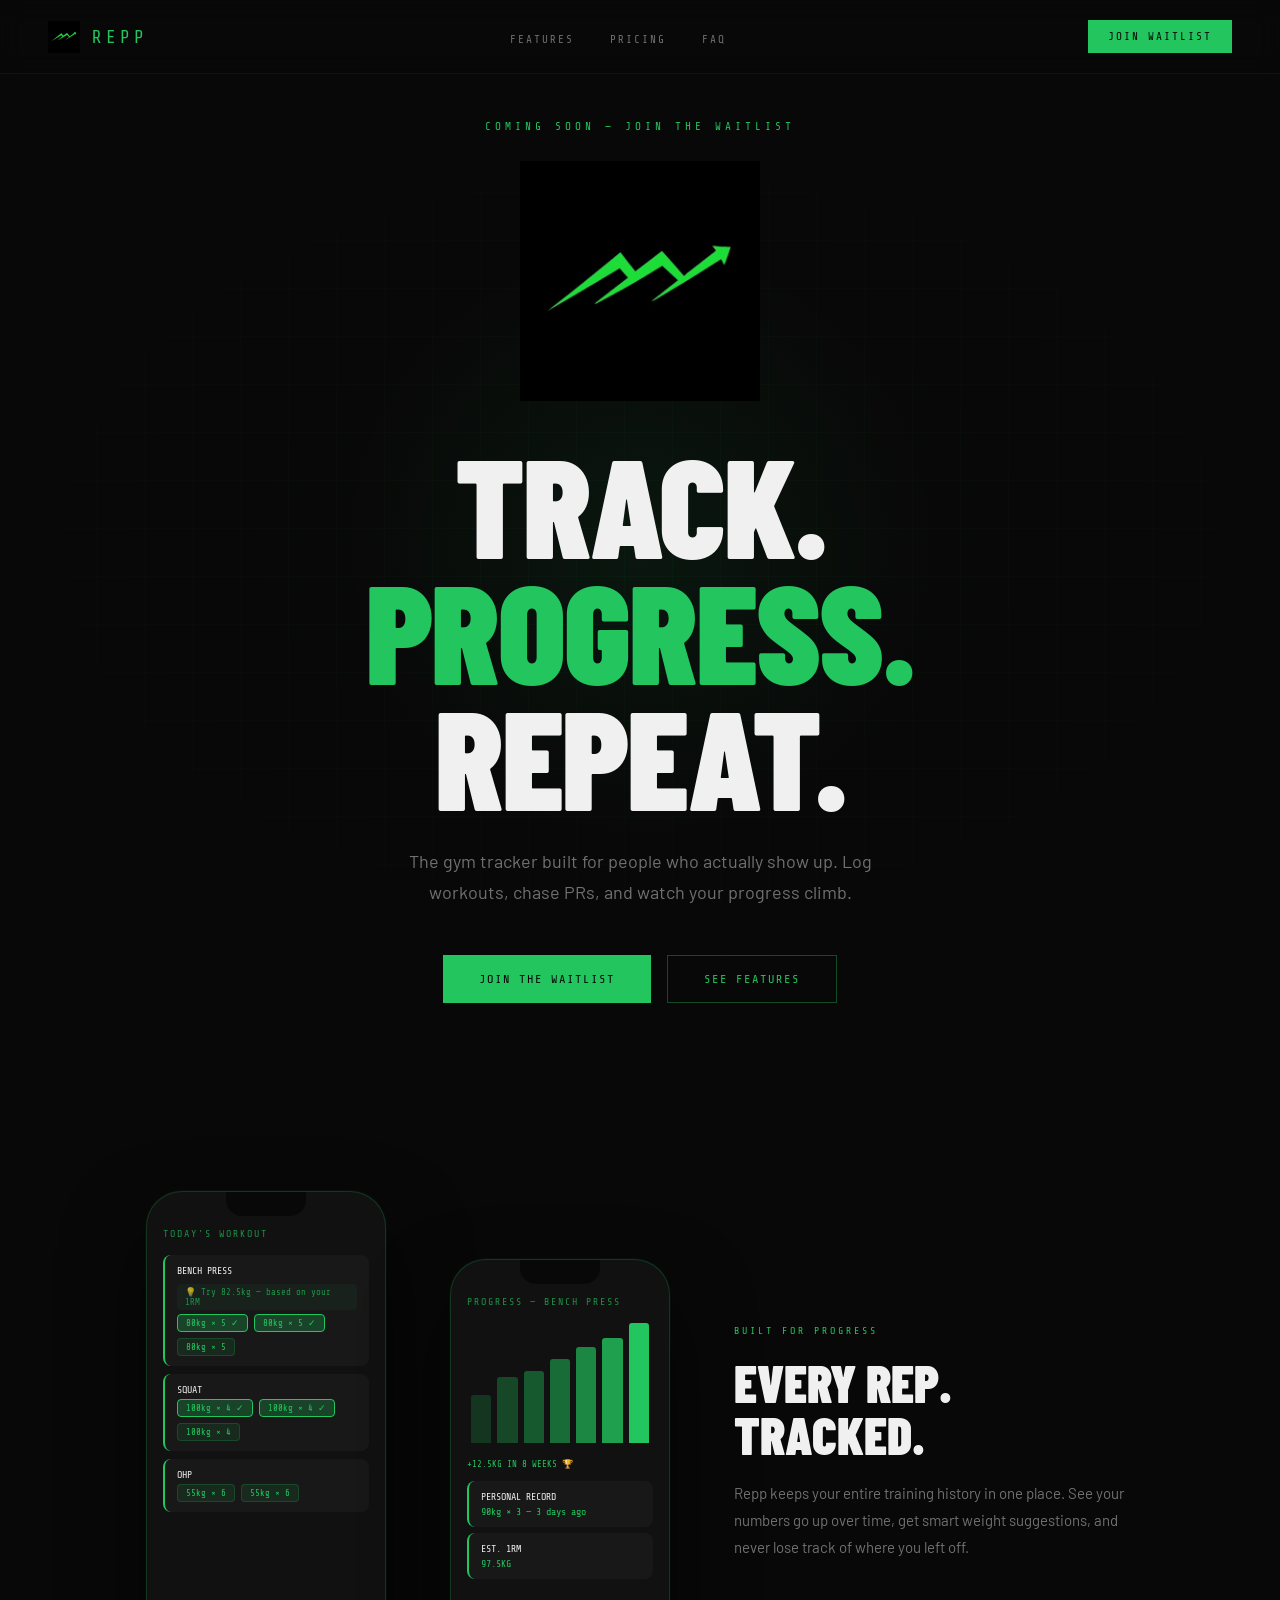
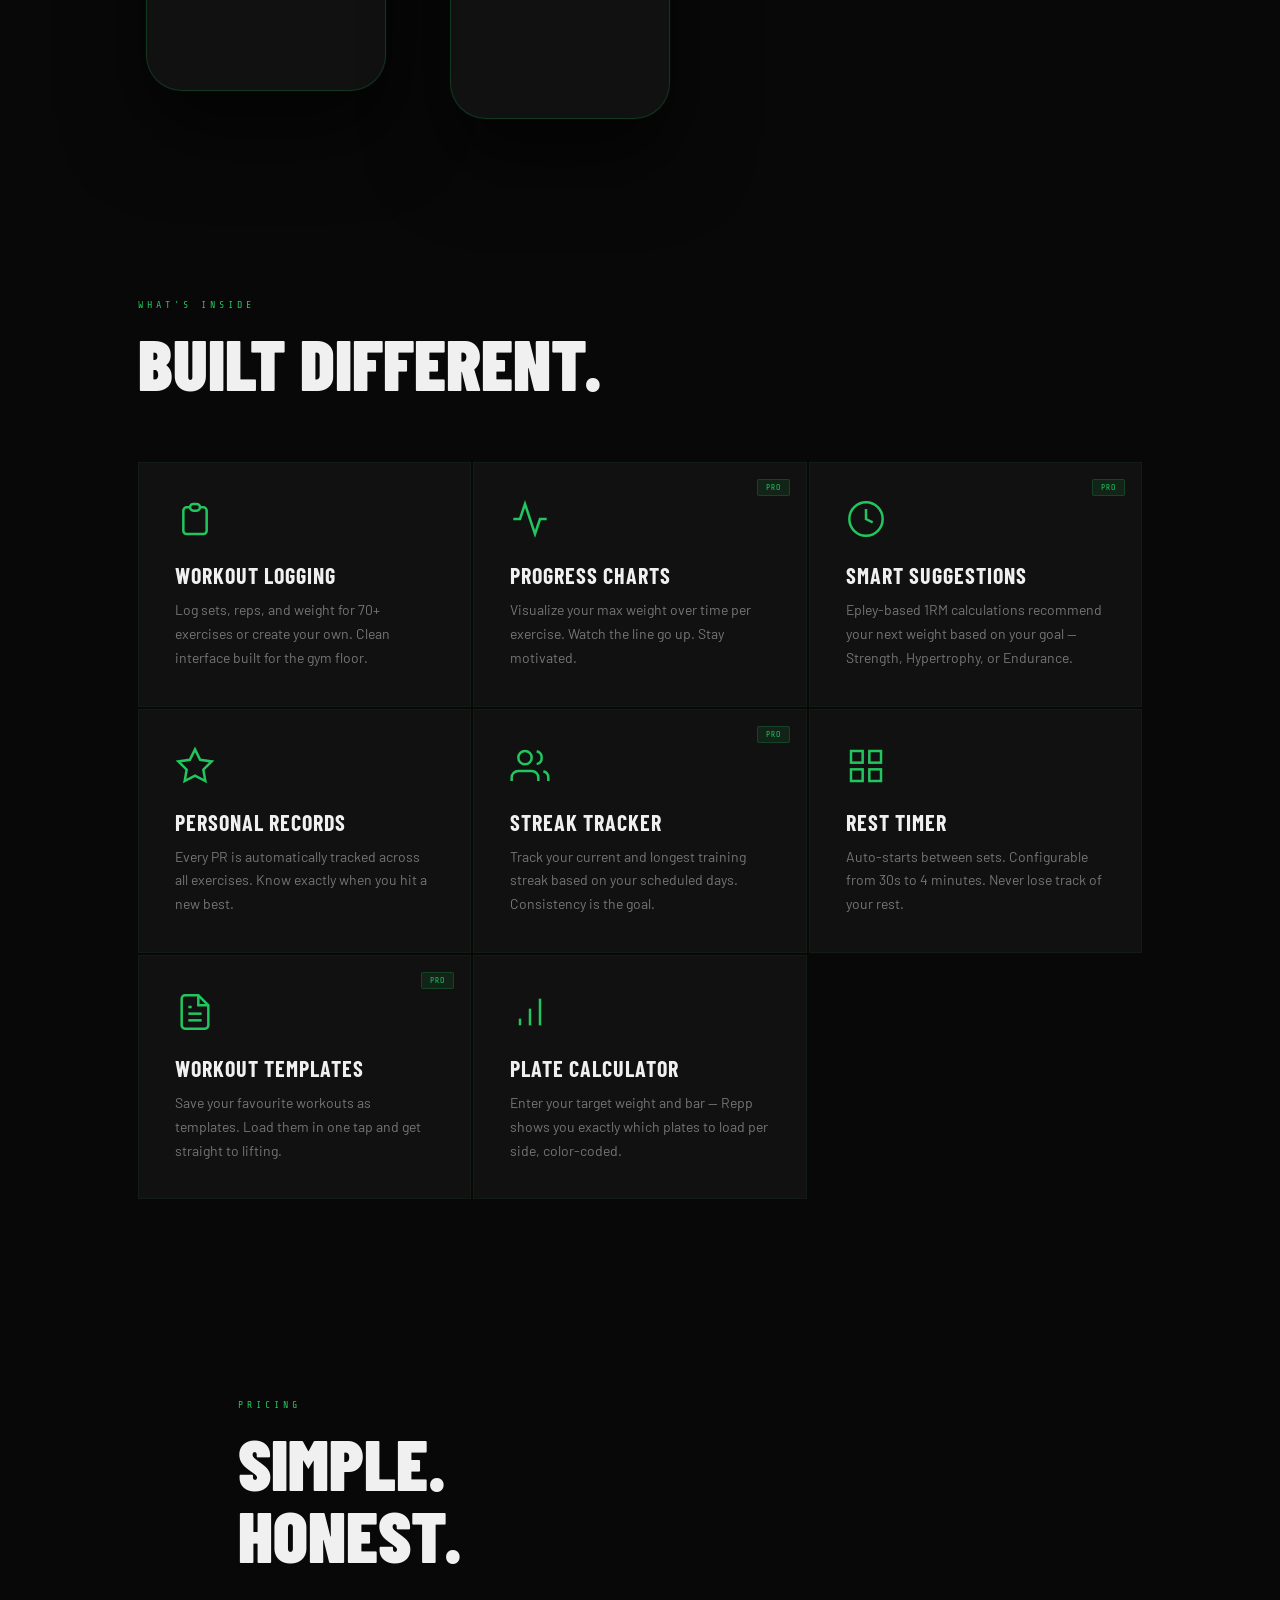
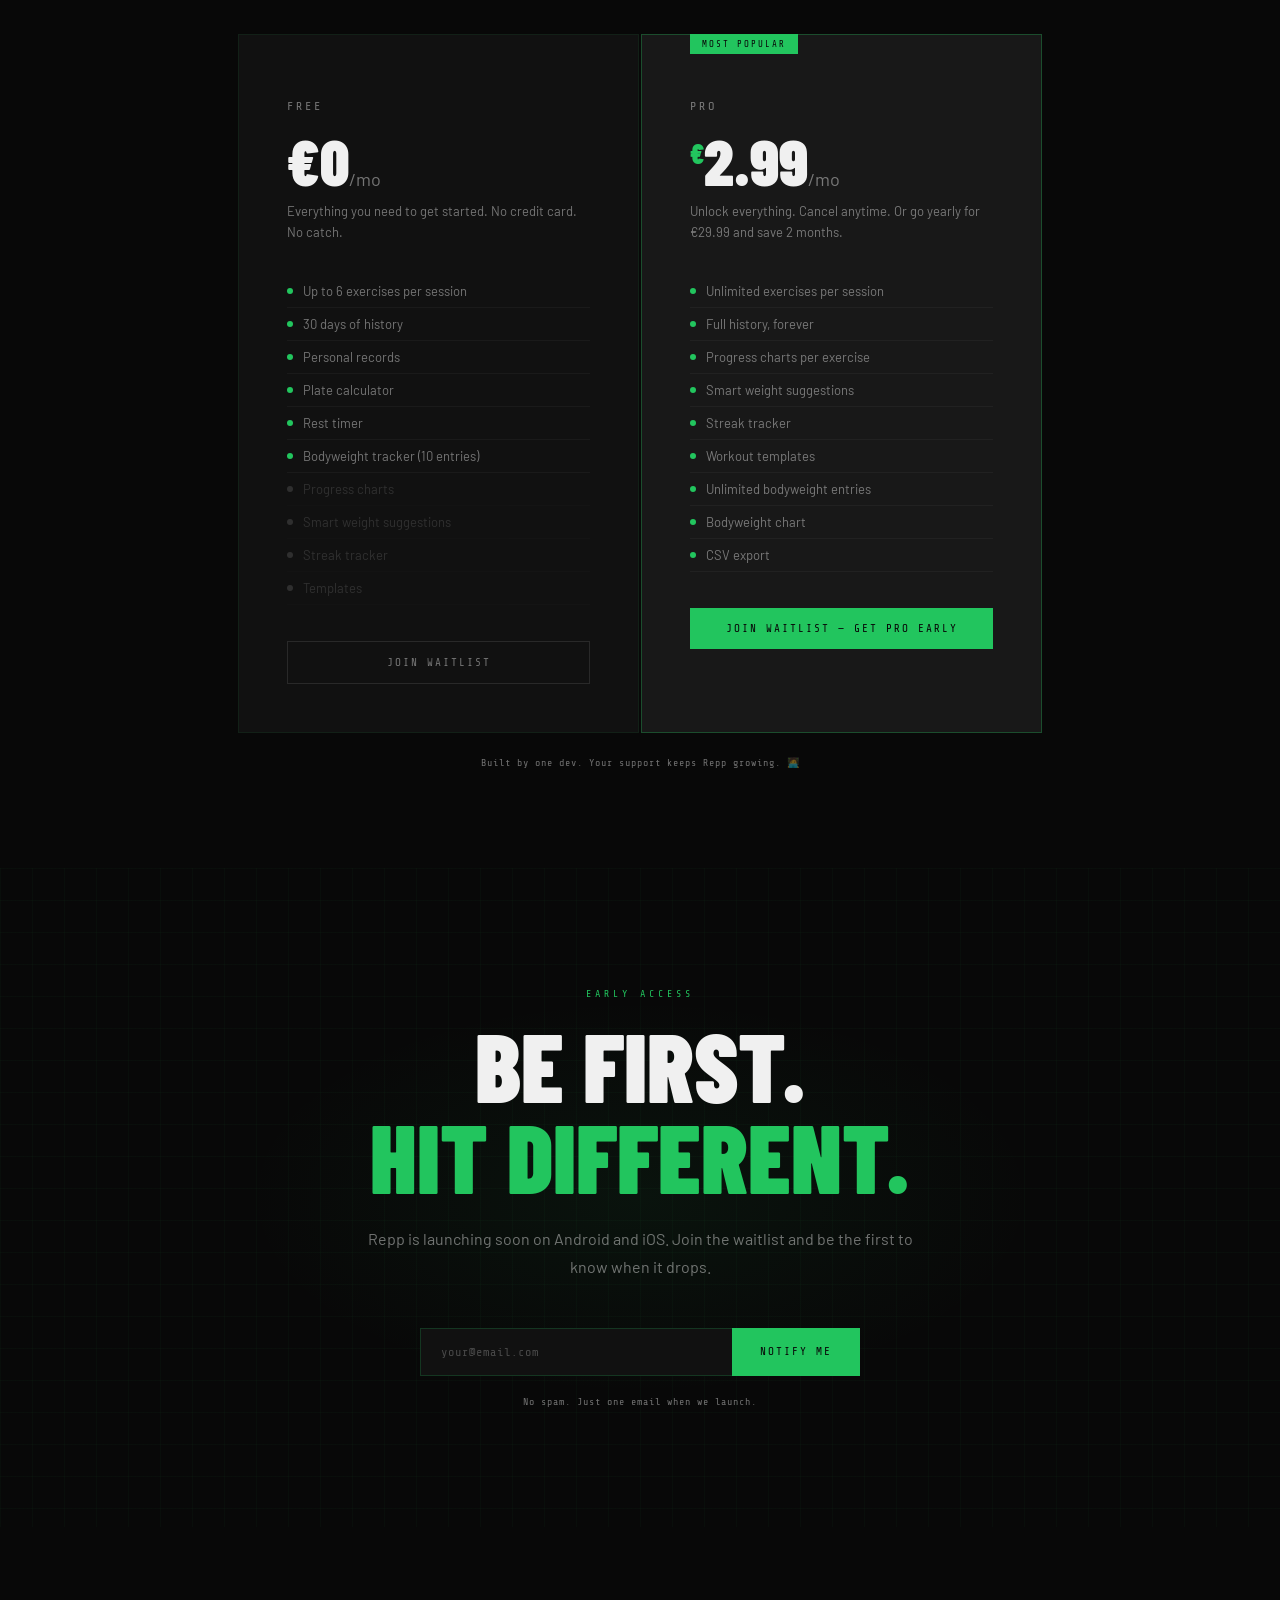
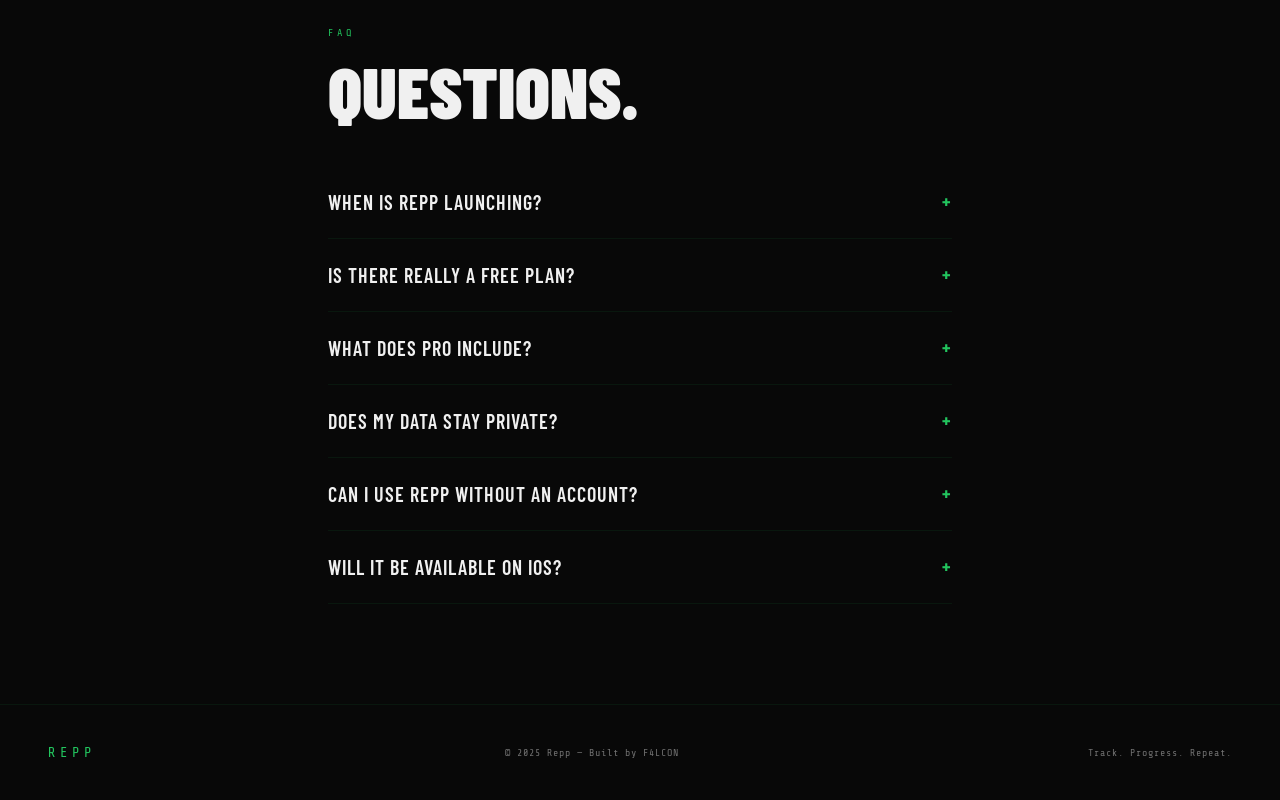
<file: index.html>
<!DOCTYPE html>
<html lang="en">
<head>
<meta charset="UTF-8"/>
<meta name="viewport" content="width=device-width, initial-scale=1.0"/>
<title>Repp — Track. Progress. Repeat.</title>
<link href="https://fonts.googleapis.com/css2?family=Share+Tech+Mono&family=Barlow+Condensed:wght@400;600;700;900&family=Barlow:wght@400;500&display=swap" rel="stylesheet"/>
<style>
:root {
  --green: #22c55e;
  --green-dark: #1a9e47;
  --black: #080808;
  --surface: #111111;
  --surface2: #181818;
  --text: #f0f0f0;
  --muted: rgba(240,240,240,0.45);
  --mono: 'Share Tech Mono', monospace;
  --cond: 'Barlow Condensed', sans-serif;
  --body: 'Barlow', sans-serif;
}

*, *::before, *::after { box-sizing: border-box; margin: 0; padding: 0; }
html { scroll-behavior: smooth; }
body { background: var(--black); color: var(--text); font-family: var(--body); overflow-x: hidden; }

/* NAV */
nav {
  position: fixed; top: 0; left: 0; right: 0; z-index: 100;
  padding: 20px 48px; display: flex; align-items: center; justify-content: space-between;
  border-bottom: 1px solid rgba(34,197,94,0.08);
  background: rgba(8,8,8,0.88); backdrop-filter: blur(12px);
}
.nav-logo { display: flex; align-items: center; gap: 12px; }
.nav-logo img { height: 32px; width: auto; }
.nav-wordmark { font-family: var(--mono); font-size: 18px; letter-spacing: 4px; color: var(--green); }
.nav-links { display: flex; gap: 36px; list-style: none; }
.nav-links a { font-family: var(--mono); font-size: 11px; letter-spacing: 2px; color: var(--muted); text-decoration: none; text-transform: uppercase; transition: color 0.2s; }
.nav-links a:hover { color: var(--green); }
.nav-cta { font-family: var(--mono); font-size: 11px; letter-spacing: 2px; color: var(--black); background: var(--green); border: none; padding: 10px 20px; cursor: pointer; text-transform: uppercase; transition: background 0.2s; }
.nav-cta:hover { background: var(--green-dark); }

/* HERO */
#hero {
  min-height: 100vh; display: flex; flex-direction: column;
  align-items: center; justify-content: center;
  padding: 120px 48px 80px; position: relative; overflow: hidden; text-align: center;
}
.hero-grid {
  position: absolute; inset: 0;
  background-image: linear-gradient(rgba(34,197,94,0.04) 1px, transparent 1px), linear-gradient(90deg, rgba(34,197,94,0.04) 1px, transparent 1px);
  background-size: 48px 48px;
  mask-image: radial-gradient(ellipse 80% 60% at 50% 50%, black, transparent);
}
.hero-glow {
  position: absolute; width: 600px; height: 600px; border-radius: 50%;
  background: radial-gradient(circle, rgba(34,197,94,0.08) 0%, transparent 70%);
  top: 50%; left: 50%; transform: translate(-50%, -50%); pointer-events: none;
}
.hero-tag { font-family: var(--mono); font-size: 11px; letter-spacing: 4px; color: var(--green); text-transform: uppercase; margin-bottom: 28px; opacity: 0; animation: fadeUp 0.8s 0.1s forwards; }
.hero-logo-mark { margin: 0 auto 36px; width: 240px; opacity: 0; animation: fadeUp 0.8s 0.2s forwards; }
.hero-logo-mark img { width: 100%; }
.hero-title { font-family: var(--cond); font-size: clamp(72px, 12vw, 140px); font-weight: 900; line-height: 0.9; letter-spacing: -2px; text-transform: uppercase; margin-bottom: 28px; opacity: 0; animation: fadeUp 0.8s 0.3s forwards; }
.hero-title span { color: var(--green); }
.hero-sub { font-size: 18px; color: var(--muted); max-width: 480px; line-height: 1.7; margin: 0 auto 48px; opacity: 0; animation: fadeUp 0.8s 0.4s forwards; }
.hero-actions { display: flex; gap: 16px; justify-content: center; flex-wrap: wrap; opacity: 0; animation: fadeUp 0.8s 0.5s forwards; }
.btn-primary { font-family: var(--mono); font-size: 12px; letter-spacing: 2px; text-transform: uppercase; background: var(--green); color: var(--black); border: none; padding: 16px 36px; cursor: pointer; transition: background 0.2s, transform 0.15s; }
.btn-primary:hover { background: var(--green-dark); transform: translateY(-2px); }
.btn-ghost { font-family: var(--mono); font-size: 12px; letter-spacing: 2px; text-transform: uppercase; background: transparent; color: var(--green); border: 1px solid rgba(34,197,94,0.35); padding: 16px 36px; cursor: pointer; transition: border-color 0.2s, transform 0.15s; }
.btn-ghost:hover { border-color: var(--green); transform: translateY(-2px); }

/* PREVIEW */
#preview { padding: 80px 48px; display: flex; align-items: center; justify-content: center; gap: 64px; max-width: 1100px; margin: 0 auto; flex-wrap: wrap; }
.phone-wrap { position: relative; flex-shrink: 0; }
.phone { width: 240px; height: 500px; background: var(--surface); border-radius: 36px; border: 1.5px solid rgba(34,197,94,0.2); overflow: hidden; position: relative; box-shadow: 0 40px 80px rgba(0,0,0,0.6), 0 0 0 1px rgba(34,197,94,0.05); }
.phone-notch { width: 80px; height: 24px; background: var(--black); border-radius: 0 0 16px 16px; margin: 0 auto; position: relative; z-index: 2; }
.phone-screen { padding: 12px 16px; height: calc(100% - 24px); overflow: hidden; }
.phone-header { font-family: var(--mono); font-size: 10px; color: var(--green); letter-spacing: 2px; margin-bottom: 16px; opacity: 0.7; }
.exercise-row { background: var(--surface2); border-radius: 8px; padding: 10px 12px; margin-bottom: 8px; border-left: 2px solid var(--green); }
.ex-name { font-family: var(--mono); font-size: 10px; color: var(--text); margin-bottom: 4px; }
.set-row { display: flex; gap: 6px; margin-top: 4px; flex-wrap: wrap; }
.set-chip { font-family: var(--mono); font-size: 9px; padding: 3px 8px; border-radius: 4px; background: rgba(34,197,94,0.1); color: var(--green); border: 1px solid rgba(34,197,94,0.2); }
.set-chip.done { background: rgba(34,197,94,0.25); border-color: var(--green); }
.suggest-chip { display: inline-block; font-family: var(--mono); font-size: 9px; padding: 3px 8px; background: rgba(34,197,94,0.08); color: var(--green); border-radius: 4px; margin-top: 4px; opacity: 0.7; }
.phone-badge { position: absolute; bottom: -16px; right: -20px; background: var(--green); color: var(--black); font-family: var(--mono); font-size: 9px; letter-spacing: 1px; padding: 8px 14px; border-radius: 4px; white-space: nowrap; }
.phone2 { width: 220px; height: 460px; margin-top: 48px; }
.preview-copy { max-width: 400px; }
.preview-copy .label { font-family: var(--mono); font-size: 10px; letter-spacing: 3px; color: var(--green); text-transform: uppercase; margin-bottom: 16px; }
.preview-copy h2 { font-family: var(--cond); font-size: 52px; font-weight: 900; line-height: 1; text-transform: uppercase; margin-bottom: 20px; }
.preview-copy p { color: var(--muted); line-height: 1.8; font-size: 15px; }

/* FEATURES */
#features { padding: 100px 48px; max-width: 1100px; margin: 0 auto; }
.section-label { font-family: var(--mono); font-size: 10px; letter-spacing: 4px; color: var(--green); text-transform: uppercase; margin-bottom: 16px; }
.section-title { font-family: var(--cond); font-size: clamp(42px, 6vw, 72px); font-weight: 900; text-transform: uppercase; line-height: 1; margin-bottom: 64px; }
.features-grid { display: grid; grid-template-columns: repeat(auto-fit, minmax(280px, 1fr)); gap: 2px; }
.feature-card { background: var(--surface); padding: 36px; position: relative; border: 1px solid rgba(34,197,94,0.06); transition: border-color 0.3s, background 0.3s; overflow: hidden; }
.feature-card::before { content: ''; position: absolute; top: 0; left: 0; width: 100%; height: 2px; background: var(--green); transform: scaleX(0); transform-origin: left; transition: transform 0.3s; }
.feature-card:hover { background: var(--surface2); border-color: rgba(34,197,94,0.15); }
.feature-card:hover::before { transform: scaleX(1); }
.feature-icon { width: 40px; height: 40px; margin-bottom: 20px; color: var(--green); }
.feature-pro { position: absolute; top: 16px; right: 16px; font-family: var(--mono); font-size: 8px; letter-spacing: 1px; color: var(--green); background: rgba(34,197,94,0.1); border: 1px solid rgba(34,197,94,0.2); padding: 3px 8px; border-radius: 2px; }
.feature-card h3 { font-family: var(--cond); font-size: 22px; font-weight: 700; text-transform: uppercase; letter-spacing: 1px; margin-bottom: 10px; }
.feature-card p { font-size: 14px; color: var(--muted); line-height: 1.7; }

/* PRICING */
#pricing { padding: 100px 48px; max-width: 900px; margin: 0 auto; }
.pricing-grid { display: grid; grid-template-columns: 1fr 1fr; gap: 2px; margin-top: 64px; }
.plan { background: var(--surface); padding: 48px; border: 1px solid rgba(34,197,94,0.08); position: relative; }
.plan.featured { background: var(--surface2); border-color: rgba(34,197,94,0.3); }
.plan-badge { position: absolute; top: -1px; left: 48px; background: var(--green); color: var(--black); font-family: var(--mono); font-size: 9px; letter-spacing: 2px; padding: 5px 12px; text-transform: uppercase; }
.plan-name { font-family: var(--mono); font-size: 12px; letter-spacing: 3px; color: var(--muted); text-transform: uppercase; margin-bottom: 16px; margin-top: 16px; }
.plan-price { font-family: var(--cond); font-size: 64px; font-weight: 900; line-height: 1; margin-bottom: 8px; }
.plan-price sup { font-size: 28px; vertical-align: super; color: var(--green); }
.plan-price span { font-size: 18px; color: var(--muted); font-family: var(--body); font-weight: 400; }
.plan-desc { font-size: 13px; color: var(--muted); margin-bottom: 32px; line-height: 1.6; }
.plan-features { list-style: none; margin-bottom: 36px; }
.plan-features li { font-size: 13px; color: var(--muted); padding: 8px 0; border-bottom: 1px solid rgba(255,255,255,0.04); display: flex; align-items: center; gap: 10px; }
.plan-features li::before { content: ''; width: 6px; height: 6px; border-radius: 50%; background: var(--green); flex-shrink: 0; }
.plan-features li.locked { opacity: 0.3; }
.plan-features li.locked::before { background: var(--muted); }
.plan-btn { width: 100%; font-family: var(--mono); font-size: 11px; letter-spacing: 2px; text-transform: uppercase; padding: 14px; cursor: pointer; border: none; transition: all 0.2s; }
.plan-btn.outline { background: transparent; color: var(--muted); border: 1px solid rgba(255,255,255,0.1); }
.plan-btn.outline:hover { border-color: var(--green); color: var(--green); }
.plan-btn.solid { background: var(--green); color: var(--black); }
.plan-btn.solid:hover { background: var(--green-dark); }
.pricing-note { font-family: var(--mono); font-size: 10px; color: var(--muted); text-align: center; margin-top: 24px; letter-spacing: 1px; }

/* WAITLIST */
#waitlist { padding: 120px 48px; text-align: center; position: relative; overflow: hidden; }
#waitlist::before { content: ''; position: absolute; inset: 0; background: linear-gradient(rgba(34,197,94,0.03) 1px, transparent 1px), linear-gradient(90deg, rgba(34,197,94,0.03) 1px, transparent 1px); background-size: 32px 32px; }
.waitlist-glow { position: absolute; width: 800px; height: 400px; background: radial-gradient(ellipse, rgba(34,197,94,0.06) 0%, transparent 70%); top: 50%; left: 50%; transform: translate(-50%, -50%); pointer-events: none; }
.waitlist-inner { position: relative; max-width: 560px; margin: 0 auto; }
.waitlist-title { font-family: var(--cond); font-size: clamp(48px, 8vw, 96px); font-weight: 900; text-transform: uppercase; line-height: 0.95; margin-bottom: 24px; }
.waitlist-title span { color: var(--green); }
.waitlist-sub { color: var(--muted); font-size: 16px; line-height: 1.7; margin-bottom: 48px; }
.waitlist-form { display: flex; max-width: 440px; margin: 0 auto 20px; }
.waitlist-input { flex: 1; background: var(--surface); border: 1px solid rgba(34,197,94,0.2); border-right: none; padding: 16px 20px; color: var(--text); font-family: var(--mono); font-size: 12px; letter-spacing: 1px; outline: none; transition: border-color 0.2s; }
.waitlist-input::placeholder { color: rgba(240,240,240,0.25); }
.waitlist-input:focus { border-color: var(--green); }
.waitlist-submit { background: var(--green); color: var(--black); border: none; padding: 16px 28px; font-family: var(--mono); font-size: 11px; letter-spacing: 2px; text-transform: uppercase; cursor: pointer; transition: background 0.2s; white-space: nowrap; }
.waitlist-submit:hover { background: var(--green-dark); }
.waitlist-note { font-family: var(--mono); font-size: 10px; color: var(--muted); letter-spacing: 1px; }
#waitlist-success { display: none; font-family: var(--mono); font-size: 13px; color: var(--green); letter-spacing: 2px; margin-top: 12px; }

/* FAQ */
#faq { padding: 100px 48px; max-width: 720px; margin: 0 auto; }
.faq-item { border-bottom: 1px solid rgba(34,197,94,0.08); }
.faq-q { width: 100%; background: none; border: none; color: var(--text); font-family: var(--cond); font-size: 20px; font-weight: 600; text-transform: uppercase; letter-spacing: 1px; text-align: left; padding: 24px 0; cursor: pointer; display: flex; justify-content: space-between; align-items: center; gap: 16px; }
.faq-q span { font-family: var(--mono); font-size: 18px; color: var(--green); transition: transform 0.3s; }
.faq-item.open .faq-q span { transform: rotate(45deg); }
.faq-a { max-height: 0; overflow: hidden; transition: max-height 0.4s ease; }
.faq-a p { font-size: 14px; color: var(--muted); line-height: 1.8; padding-bottom: 24px; }

/* FOOTER */
footer { border-top: 1px solid rgba(34,197,94,0.08); padding: 40px 48px; display: flex; align-items: center; justify-content: space-between; flex-wrap: wrap; gap: 16px; }
.footer-logo { font-family: var(--mono); font-size: 14px; letter-spacing: 4px; color: var(--green); }
.footer-note { font-family: var(--mono); font-size: 10px; color: var(--muted); letter-spacing: 1px; }

/* ANIMATIONS */
@keyframes fadeUp { from { opacity: 0; transform: translateY(24px); } to { opacity: 1; transform: translateY(0); } }
.reveal { opacity: 0; transform: translateY(32px); transition: opacity 0.7s, transform 0.7s; }
.reveal.visible { opacity: 1; transform: translateY(0); }

/* RESPONSIVE */
@media (max-width: 768px) {
  nav { padding: 16px 24px; }
  .nav-links { display: none; }
  #hero { padding: 100px 24px 60px; }
  #preview { padding: 60px 24px; flex-direction: column; align-items: center; }
  .phone2 { display: none; }
  #features { padding: 60px 24px; }
  #pricing { padding: 60px 24px; }
  .pricing-grid { grid-template-columns: 1fr; }
  #waitlist { padding: 80px 24px; }
  .waitlist-form { flex-direction: column; }
  .waitlist-input { border-right: 1px solid rgba(34,197,94,0.2); border-bottom: none; }
  #faq { padding: 60px 24px; }
  footer { padding: 32px 24px; }
}
</style>
</head>
<body>

<!-- NAV -->
<nav>
  <div class="nav-logo">
    <img src="[data-uri]" alt="Repp logo"/>
    <span class="nav-wordmark">REPP</span>
  </div>
  <ul class="nav-links">
    <li><a href="#features">Features</a></li>
    <li><a href="#pricing">Pricing</a></li>
    <li><a href="#faq">FAQ</a></li>
  </ul>
  <button class="nav-cta" onclick="document.getElementById('waitlist').scrollIntoView({behavior:'smooth'})">Join Waitlist</button>
</nav>

<!-- HERO -->
<section id="hero">
  <div class="hero-grid"></div>
  <div class="hero-glow"></div>
  <p class="hero-tag">Coming Soon — Join the Waitlist</p>
  <div class="hero-logo-mark">
    <img src="[data-uri]" alt="Repp logo"/>
  </div>
  <h1 class="hero-title">Track.<br/><span>Progress.</span><br/>Repeat.</h1>
  <p class="hero-sub">The gym tracker built for people who actually show up. Log workouts, chase PRs, and watch your progress climb.</p>
  <div class="hero-actions">
    <button class="btn-primary" onclick="document.getElementById('waitlist').scrollIntoView({behavior:'smooth'})">Join the Waitlist</button>
    <button class="btn-ghost" onclick="document.getElementById('features').scrollIntoView({behavior:'smooth'})">See Features</button>
  </div>
</section>

<!-- APP PREVIEW -->
<section id="preview">
  <div class="phone-wrap">
    <div class="phone">
      <div class="phone-notch"></div>
      <div class="phone-screen">
        <div class="phone-header">TODAY'S WORKOUT</div>
        <div class="exercise-row">
          <div class="ex-name">BENCH PRESS</div>
          <div class="suggest-chip">&#128161; Try 82.5kg — based on your 1RM</div>
          <div class="set-row">
            <div class="set-chip done">80kg &times; 5 &#10003;</div>
            <div class="set-chip done">80kg &times; 5 &#10003;</div>
            <div class="set-chip">80kg &times; 5</div>
          </div>
        </div>
        <div class="exercise-row">
          <div class="ex-name">SQUAT</div>
          <div class="set-row">
            <div class="set-chip done">100kg &times; 4 &#10003;</div>
            <div class="set-chip done">100kg &times; 4 &#10003;</div>
            <div class="set-chip">100kg &times; 4</div>
          </div>
        </div>
        <div class="exercise-row">
          <div class="ex-name">OHP</div>
          <div class="set-row">
            <div class="set-chip">55kg &times; 6</div>
            <div class="set-chip">55kg &times; 6</div>
          </div>
        </div>
      </div>
    </div>
  </div>

  <div class="phone-wrap" style="margin-top:48px">
    <div class="phone phone2">
      <div class="phone-notch"></div>
      <div class="phone-screen">
        <div class="phone-header">PROGRESS — BENCH PRESS</div>
        <div style="display:flex;align-items:flex-end;gap:6px;height:120px;margin:16px 0;padding:0 4px;">
          <div style="flex:1;background:rgba(34,197,94,0.2);height:40%;border-radius:3px 3px 0 0;"></div>
          <div style="flex:1;background:rgba(34,197,94,0.3);height:55%;border-radius:3px 3px 0 0;"></div>
          <div style="flex:1;background:rgba(34,197,94,0.4);height:60%;border-radius:3px 3px 0 0;"></div>
          <div style="flex:1;background:rgba(34,197,94,0.5);height:70%;border-radius:3px 3px 0 0;"></div>
          <div style="flex:1;background:rgba(34,197,94,0.65);height:80%;border-radius:3px 3px 0 0;"></div>
          <div style="flex:1;background:rgba(34,197,94,0.8);height:88%;border-radius:3px 3px 0 0;"></div>
          <div style="flex:1;background:#22c55e;height:100%;border-radius:3px 3px 0 0;"></div>
        </div>
        <div style="font-family:var(--mono);font-size:9px;color:var(--green);margin-bottom:12px;">+12.5KG IN 8 WEEKS &#127942;</div>
        <div class="exercise-row" style="margin-bottom:6px">
          <div class="ex-name">PERSONAL RECORD</div>
          <div style="font-family:var(--mono);font-size:10px;color:var(--green);margin-top:4px;">90kg &times; 3 — 3 days ago</div>
        </div>
        <div class="exercise-row">
          <div class="ex-name">EST. 1RM</div>
          <div style="font-family:var(--mono);font-size:10px;color:var(--green);margin-top:4px;">97.5KG</div>
        </div>
      </div>
    </div>
  </div>

  <div class="preview-copy reveal">
    <p class="label">Built for Progress</p>
    <h2>Every rep.<br/>Tracked.</h2>
    <p>Repp keeps your entire training history in one place. See your numbers go up over time, get smart weight suggestions, and never lose track of where you left off.</p>
  </div>
</section>

<!-- FEATURES -->
<section id="features">
  <p class="section-label reveal">What's Inside</p>
  <h2 class="section-title reveal">Built Different.</h2>
  <div class="features-grid">
    <div class="feature-card reveal">
      <svg class="feature-icon" viewBox="0 0 24 24" fill="none" stroke="currentColor" stroke-width="1.5"><path d="M9 5H7a2 2 0 00-2 2v12a2 2 0 002 2h10a2 2 0 002-2V7a2 2 0 00-2-2h-2M9 5a2 2 0 002 2h2a2 2 0 002-2M9 5a2 2 0 012-2h2a2 2 0 012 2"/></svg>
      <h3>Workout Logging</h3>
      <p>Log sets, reps, and weight for 70+ exercises or create your own. Clean interface built for the gym floor.</p>
    </div>
    <div class="feature-card reveal">
      <div class="feature-pro">PRO</div>
      <svg class="feature-icon" viewBox="0 0 24 24" fill="none" stroke="currentColor" stroke-width="1.5"><polyline points="22 12 18 12 15 21 9 3 6 12 2 12"/></svg>
      <h3>Progress Charts</h3>
      <p>Visualize your max weight over time per exercise. Watch the line go up. Stay motivated.</p>
    </div>
    <div class="feature-card reveal">
      <div class="feature-pro">PRO</div>
      <svg class="feature-icon" viewBox="0 0 24 24" fill="none" stroke="currentColor" stroke-width="1.5"><circle cx="12" cy="12" r="10"/><polyline points="12 6 12 12 16 14"/></svg>
      <h3>Smart Suggestions</h3>
      <p>Epley-based 1RM calculations recommend your next weight based on your goal — Strength, Hypertrophy, or Endurance.</p>
    </div>
    <div class="feature-card reveal">
      <svg class="feature-icon" viewBox="0 0 24 24" fill="none" stroke="currentColor" stroke-width="1.5"><polygon points="12 2 15.09 8.26 22 9.27 17 14.14 18.18 21.02 12 17.77 5.82 21.02 7 14.14 2 9.27 8.91 8.26 12 2"/></svg>
      <h3>Personal Records</h3>
      <p>Every PR is automatically tracked across all exercises. Know exactly when you hit a new best.</p>
    </div>
    <div class="feature-card reveal">
      <div class="feature-pro">PRO</div>
      <svg class="feature-icon" viewBox="0 0 24 24" fill="none" stroke="currentColor" stroke-width="1.5"><path d="M17 21v-2a4 4 0 00-4-4H5a4 4 0 00-4 4v2"/><circle cx="9" cy="7" r="4"/><path d="M23 21v-2a4 4 0 00-3-3.87M16 3.13a4 4 0 010 7.75"/></svg>
      <h3>Streak Tracker</h3>
      <p>Track your current and longest training streak based on your scheduled days. Consistency is the goal.</p>
    </div>
    <div class="feature-card reveal">
      <svg class="feature-icon" viewBox="0 0 24 24" fill="none" stroke="currentColor" stroke-width="1.5"><rect x="3" y="3" width="7" height="7"/><rect x="14" y="3" width="7" height="7"/><rect x="14" y="14" width="7" height="7"/><rect x="3" y="14" width="7" height="7"/></svg>
      <h3>Rest Timer</h3>
      <p>Auto-starts between sets. Configurable from 30s to 4 minutes. Never lose track of your rest.</p>
    </div>
    <div class="feature-card reveal">
      <div class="feature-pro">PRO</div>
      <svg class="feature-icon" viewBox="0 0 24 24" fill="none" stroke="currentColor" stroke-width="1.5"><path d="M14 2H6a2 2 0 00-2 2v16a2 2 0 002 2h12a2 2 0 002-2V8z"/><polyline points="14 2 14 8 20 8"/><line x1="16" y1="13" x2="8" y2="13"/><line x1="16" y1="17" x2="8" y2="17"/><polyline points="10 9 9 9 8 9"/></svg>
      <h3>Workout Templates</h3>
      <p>Save your favourite workouts as templates. Load them in one tap and get straight to lifting.</p>
    </div>
    <div class="feature-card reveal">
      <svg class="feature-icon" viewBox="0 0 24 24" fill="none" stroke="currentColor" stroke-width="1.5"><line x1="12" y1="20" x2="12" y2="10"/><line x1="18" y1="20" x2="18" y2="4"/><line x1="6" y1="20" x2="6" y2="16"/></svg>
      <h3>Plate Calculator</h3>
      <p>Enter your target weight and bar — Repp shows you exactly which plates to load per side, color-coded.</p>
    </div>
  </div>
</section>

<!-- PRICING -->
<section id="pricing">
  <p class="section-label reveal">Pricing</p>
  <h2 class="section-title reveal">Simple.<br/>Honest.</h2>
  <div class="pricing-grid reveal">
    <div class="plan">
      <p class="plan-name">Free</p>
      <div class="plan-price">&#8364;0<span>/mo</span></div>
      <p class="plan-desc">Everything you need to get started. No credit card. No catch.</p>
      <ul class="plan-features">
        <li>Up to 6 exercises per session</li>
        <li>30 days of history</li>
        <li>Personal records</li>
        <li>Plate calculator</li>
        <li>Rest timer</li>
        <li>Bodyweight tracker (10 entries)</li>
        <li class="locked">Progress charts</li>
        <li class="locked">Smart weight suggestions</li>
        <li class="locked">Streak tracker</li>
        <li class="locked">Templates</li>
      </ul>
      <button class="plan-btn outline" onclick="document.getElementById('waitlist').scrollIntoView({behavior:'smooth'})">Join Waitlist</button>
    </div>
    <div class="plan featured">
      <div class="plan-badge">Most Popular</div>
      <p class="plan-name">Pro</p>
      <div class="plan-price"><sup>&#8364;</sup>2.99<span>/mo</span></div>
      <p class="plan-desc">Unlock everything. Cancel anytime. Or go yearly for &#8364;29.99 and save 2 months.</p>
      <ul class="plan-features">
        <li>Unlimited exercises per session</li>
        <li>Full history, forever</li>
        <li>Progress charts per exercise</li>
        <li>Smart weight suggestions</li>
        <li>Streak tracker</li>
        <li>Workout templates</li>
        <li>Unlimited bodyweight entries</li>
        <li>Bodyweight chart</li>
        <li>CSV export</li>
      </ul>
      <button class="plan-btn solid" onclick="document.getElementById('waitlist').scrollIntoView({behavior:'smooth'})">Join Waitlist — Get Pro Early</button>
    </div>
  </div>
  <p class="pricing-note reveal">Built by one dev. Your support keeps Repp growing. &#129489;&#8205;&#128187;</p>
</section>

<!-- WAITLIST -->
<section id="waitlist">
  <div class="waitlist-glow"></div>
  <div class="waitlist-inner">
    <p class="section-label" style="margin-bottom:20px">Early Access</p>
    <h2 class="waitlist-title">Be First.<br/><span>Hit Different.</span></h2>
    <p class="waitlist-sub">Repp is launching soon on Android and iOS. Join the waitlist and be the first to know when it drops.</p>
    <form class="waitlist-form" id="wl-form">
      <input class="waitlist-input" type="email" id="wl-email" name="email" placeholder="your@email.com" required/>
      <button class="waitlist-submit" type="submit">Notify Me</button>
    </form>
    <div id="waitlist-success">&#10003; You're on the list. We'll be in touch.</div>
    <p class="waitlist-note">No spam. Just one email when we launch.</p>
  </div>
</section>

<!-- FAQ -->
<section id="faq">
  <p class="section-label reveal">FAQ</p>
  <h2 class="section-title reveal" style="margin-bottom:40px">Questions.</h2>
  <div class="faq-item">
    <button class="faq-q" onclick="toggleFaq(this)">When is Repp launching? <span>+</span></button>
    <div class="faq-a"><p>We're putting the finishing touches on Repp right now. Join the waitlist and you'll be the first to know the moment it's live on Android and iOS.</p></div>
  </div>
  <div class="faq-item">
    <button class="faq-q" onclick="toggleFaq(this)">Is there really a free plan? <span>+</span></button>
    <div class="faq-a"><p>Yes, completely free. You get 6 exercises per session, 30 days of history, personal records, the plate calculator, and the rest timer — no credit card required.</p></div>
  </div>
  <div class="faq-item">
    <button class="faq-q" onclick="toggleFaq(this)">What does Pro include? <span>+</span></button>
    <div class="faq-a"><p>Pro unlocks unlimited exercises per session, your full workout history, progress charts, smart weight suggestions, streak tracking, templates, unlimited bodyweight logging, and CSV export. &#8364;2.99/mo or &#8364;29.99/yr.</p></div>
  </div>
  <div class="faq-item">
    <button class="faq-q" onclick="toggleFaq(this)">Does my data stay private? <span>+</span></button>
    <div class="faq-a"><p>Your workout data is stored locally on your device and synced to your account. We don't sell your data or show you ads.</p></div>
  </div>
  <div class="faq-item">
    <button class="faq-q" onclick="toggleFaq(this)">Can I use Repp without an account? <span>+</span></button>
    <div class="faq-a"><p>Yes. Repp has a guest mode — just tap "Continue as Guest" and start logging immediately. Your data is saved locally to your device.</p></div>
  </div>
  <div class="faq-item">
    <button class="faq-q" onclick="toggleFaq(this)">Will it be available on iOS? <span>+</span></button>
    <div class="faq-a"><p>Yes, Repp is built with Expo (React Native) so it'll be available on both Android and iOS at launch.</p></div>
  </div>
</section>

<!-- FOOTER -->
<footer>
  <span class="footer-logo">REPP</span>
  <span class="footer-note">&#169; 2025 Repp — Built by F4LCON</span>
  <span class="footer-note">Track. Progress. Repeat.</span>
</footer>

<script>
// Scroll reveal
const reveals = document.querySelectorAll('.reveal');
const obs = new IntersectionObserver((entries) => {
  entries.forEach((e, i) => {
    if (e.isIntersecting) {
      setTimeout(() => e.target.classList.add('visible'), i * 80);
      obs.unobserve(e.target);
    }
  });
}, { threshold: 0.1 });
reveals.forEach(r => obs.observe(r));

// FAQ
function toggleFaq(btn) {
  const item = btn.parentElement;
  const answer = item.querySelector('.faq-a');
  const isOpen = item.classList.contains('open');
  document.querySelectorAll('.faq-item.open').forEach(i => {
    i.classList.remove('open');
    i.querySelector('.faq-a').style.maxHeight = null;
  });
  if (!isOpen) {
    item.classList.add('open');
    answer.style.maxHeight = answer.scrollHeight + 'px';
  }
}

// Waitlist — Formspree
document.getElementById('wl-form').addEventListener('submit', async function(e) {
  e.preventDefault();
  const input = document.getElementById('wl-email');
  const btn = this.querySelector('.waitlist-submit');
  const email = input.value;

  if (!email || !email.includes('@')) {
    input.style.borderColor = '#ef4444';
    return;
  }

  btn.textContent = 'Sending...';
  btn.disabled = true;

  try {
    const res = await fetch('https://formspree.io/f/mnjgkvyl', {
      method: 'POST',
      headers: { 'Accept': 'application/json', 'Content-Type': 'application/json' },
      body: JSON.stringify({ email: email })
    });
    if (res.ok) {
      document.getElementById('wl-form').style.display = 'none';
      document.getElementById('waitlist-success').style.display = 'block';
    } else {
      input.style.borderColor = '#ef4444';
      btn.textContent = 'Try again';
      btn.disabled = false;
    }
  } catch(err) {
    input.style.borderColor = '#ef4444';
    btn.textContent = 'Try again';
    btn.disabled = false;
  }
});
</script>
</body>
</html>
</file>
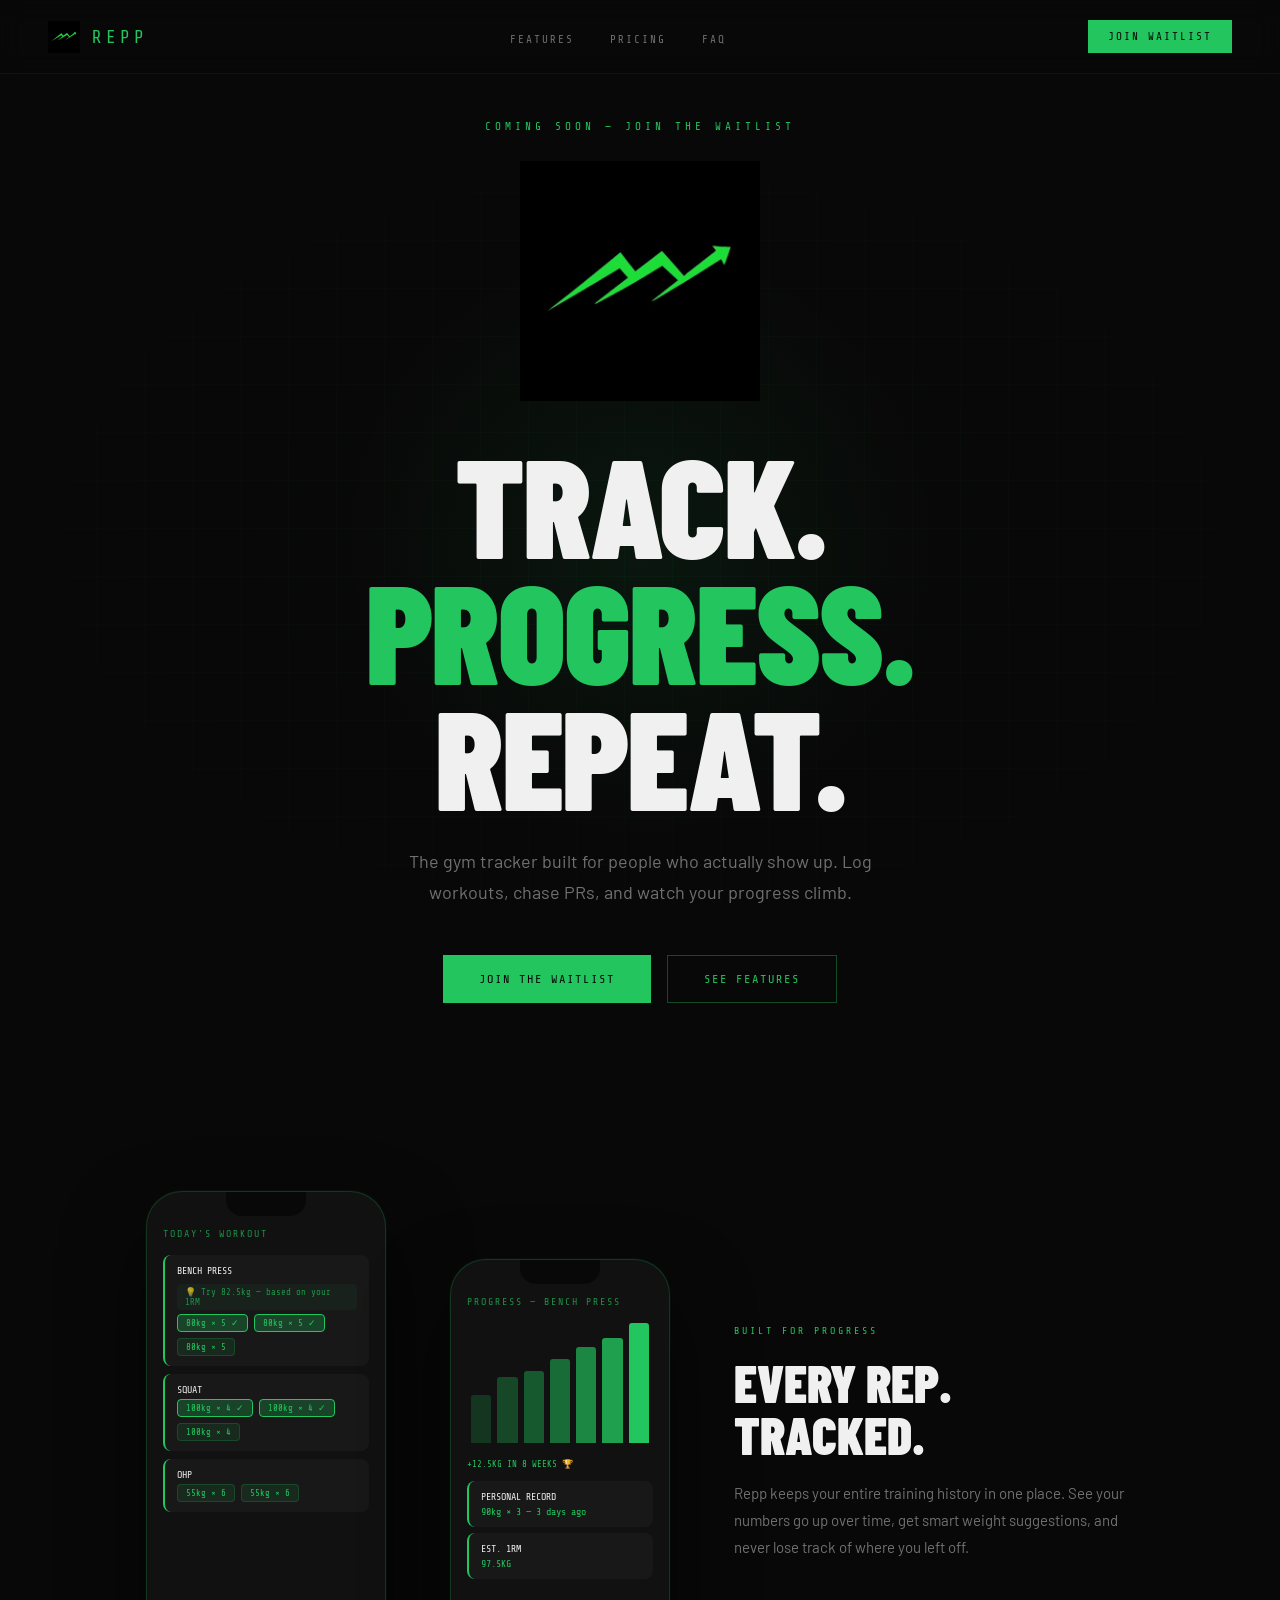
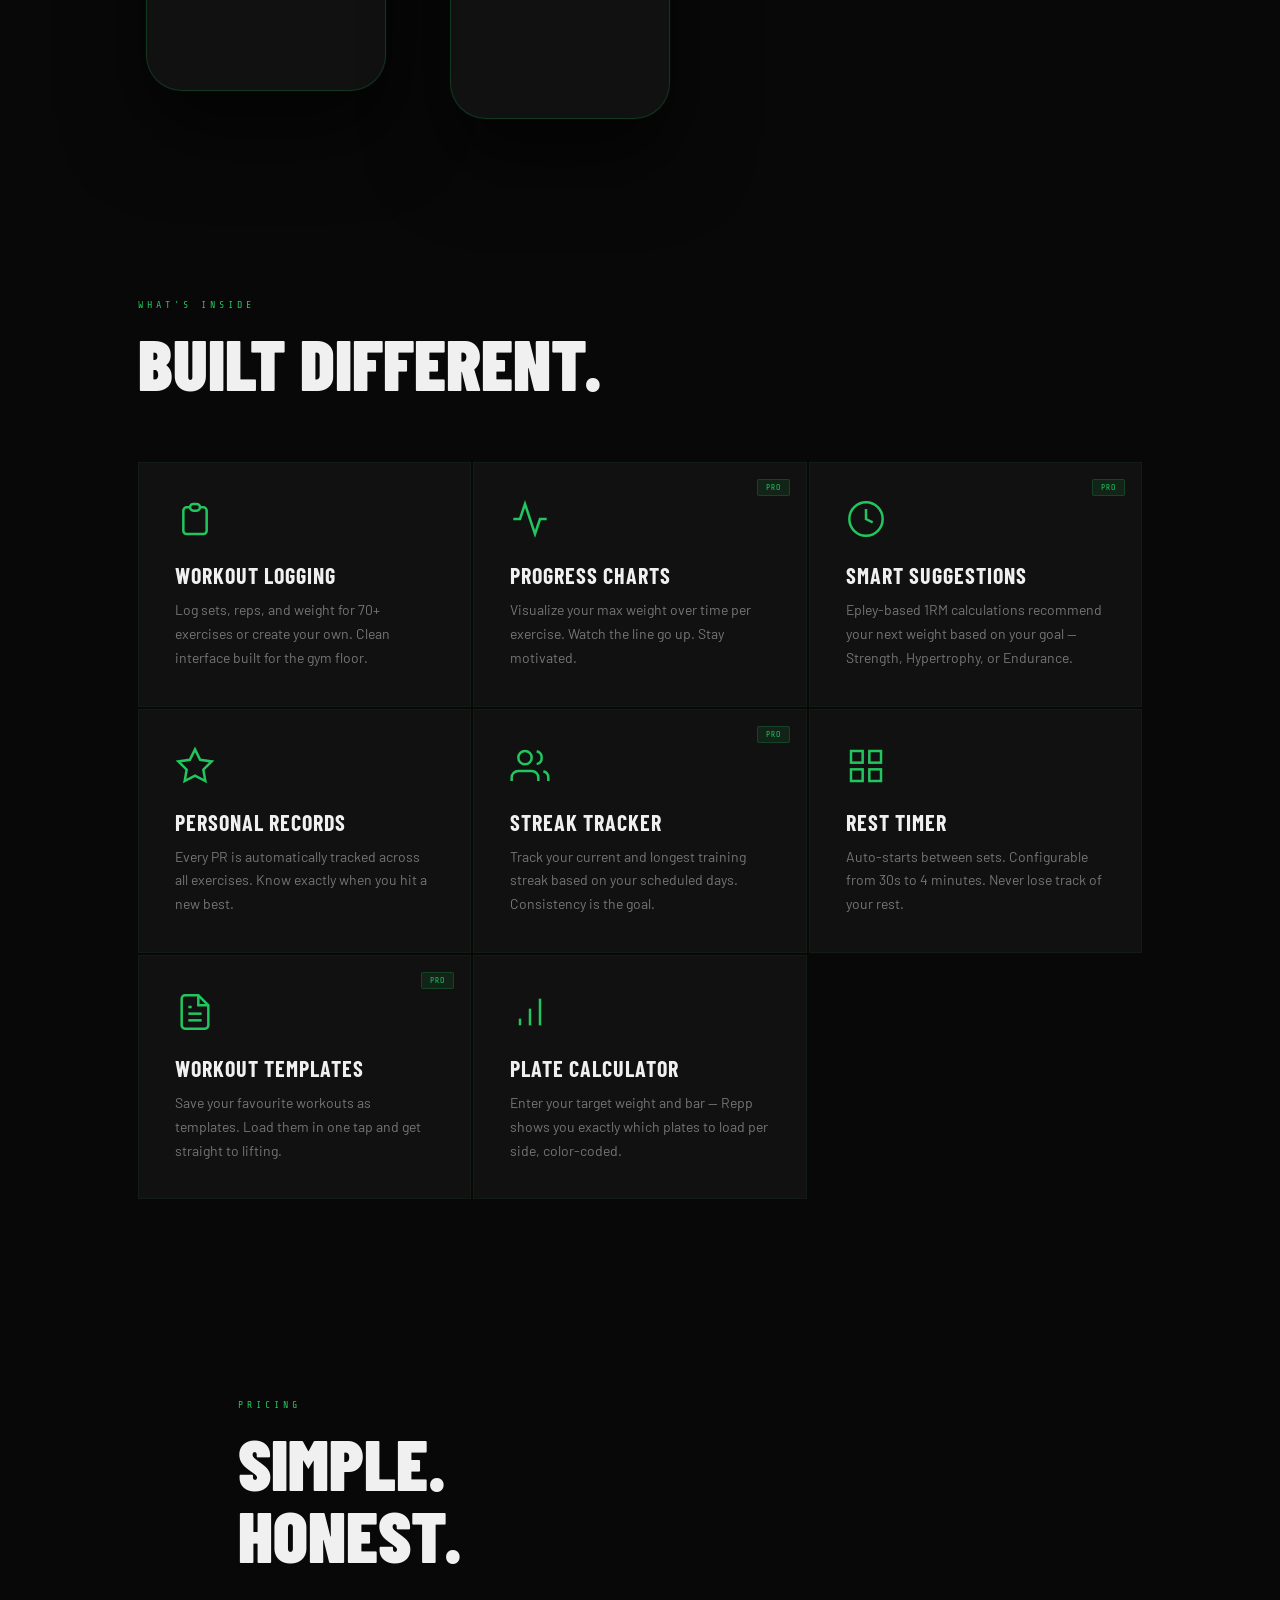
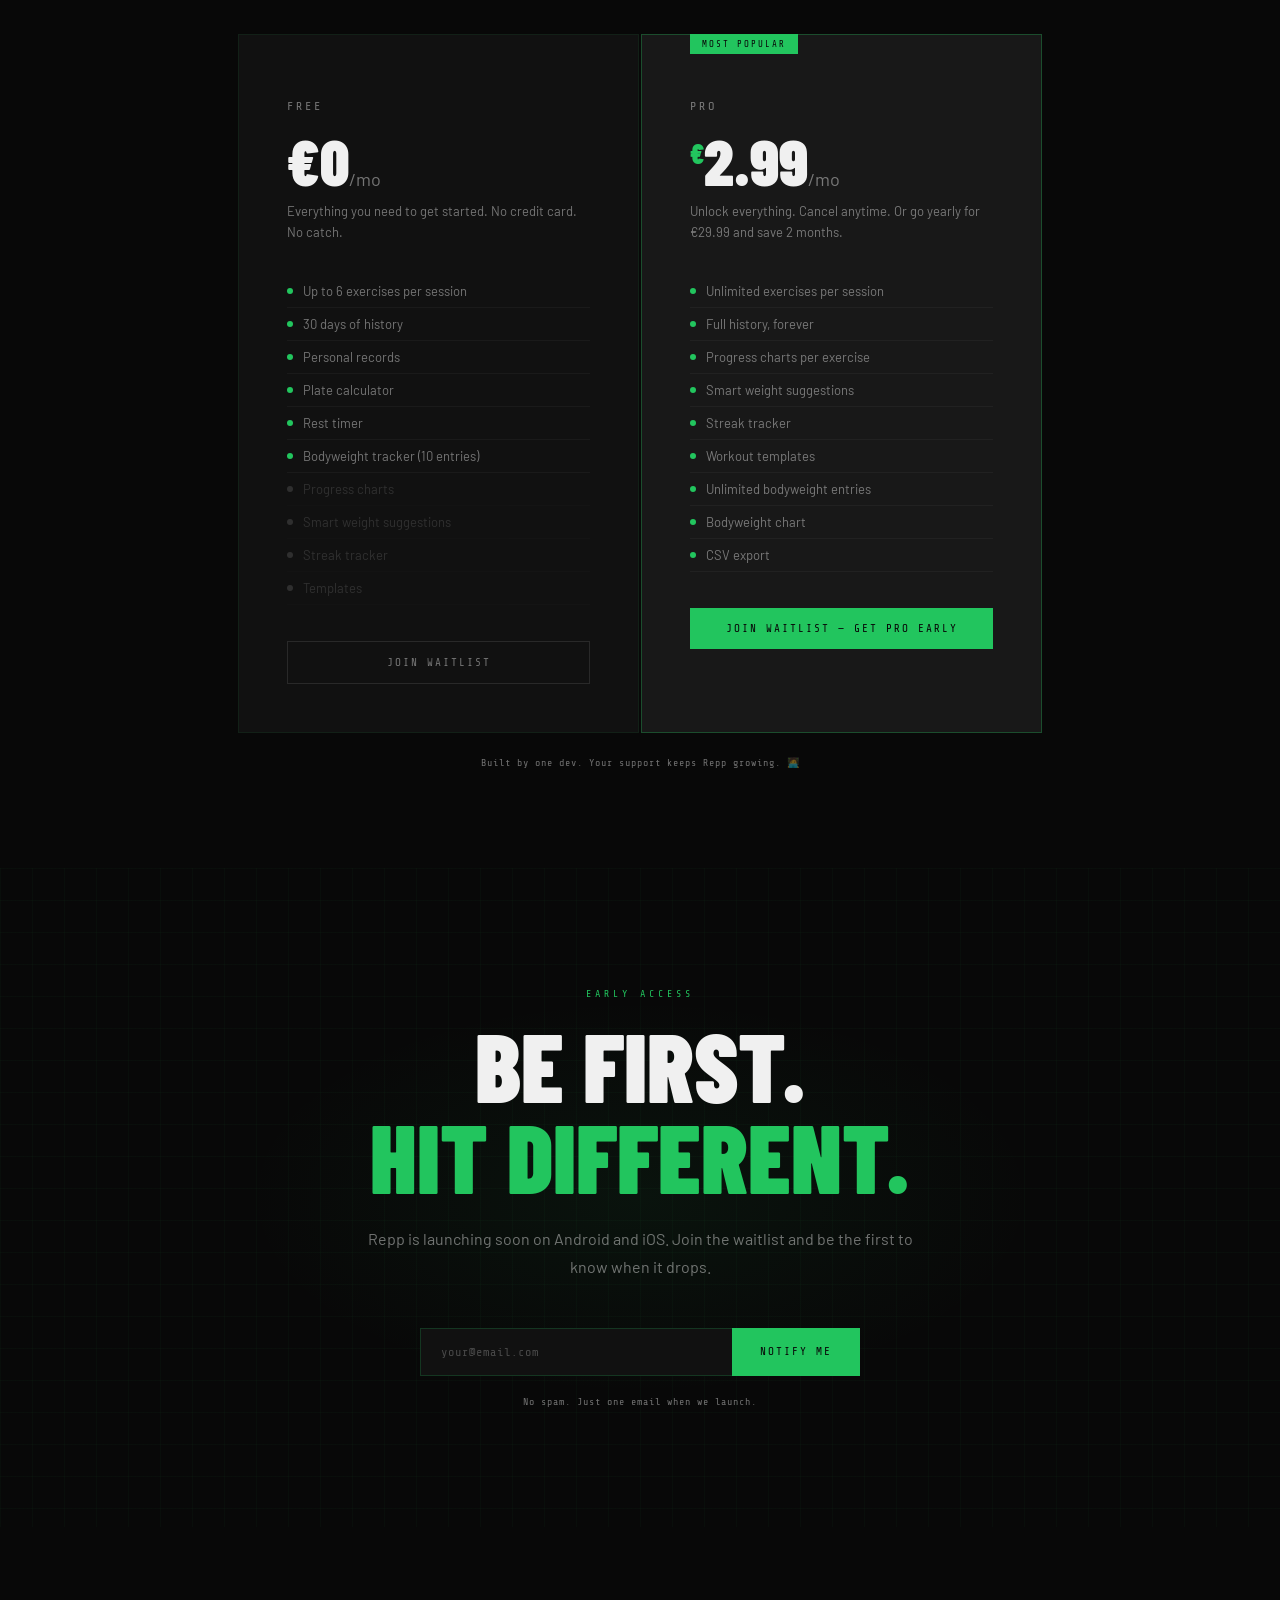
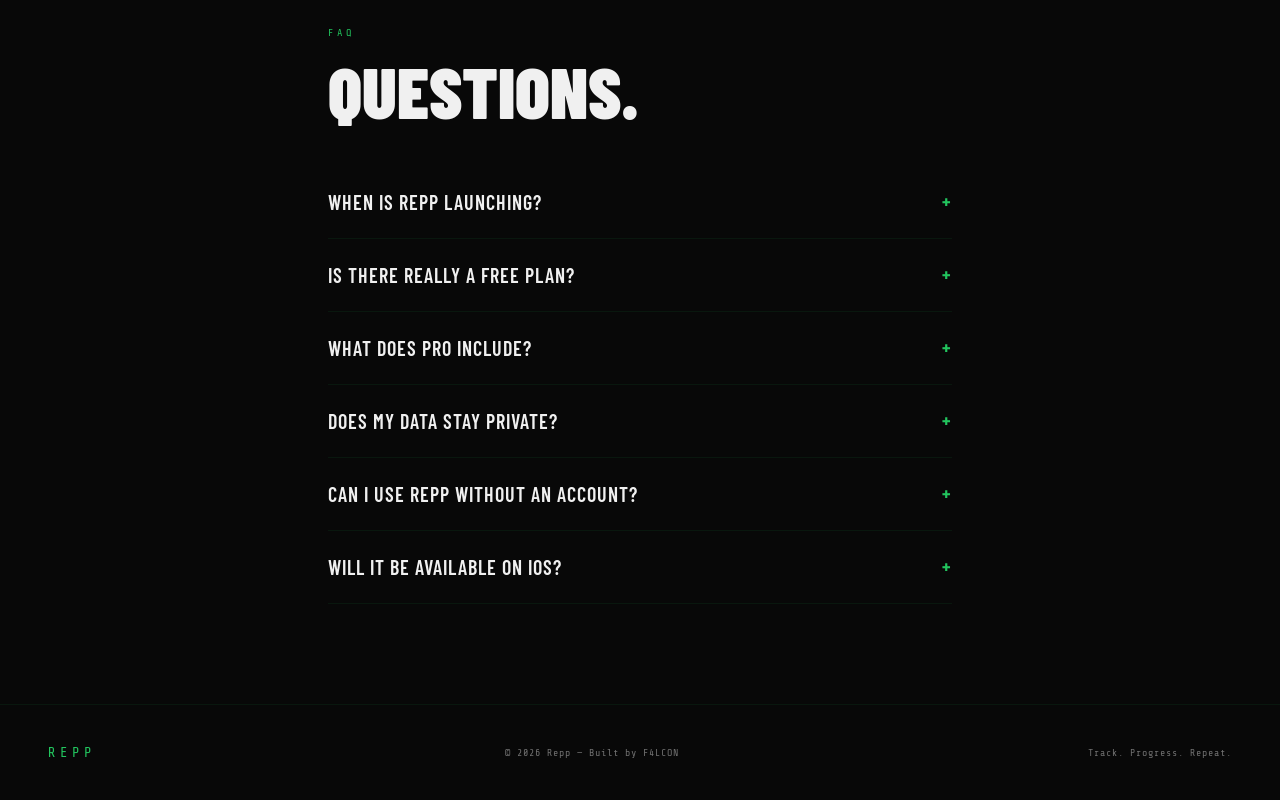
<file: repp.html>
<!DOCTYPE html>
<html lang="en">
<head>
<meta charset="UTF-8"/>
<meta name="viewport" content="width=device-width, initial-scale=1.0"/>
<title>Repp — Track. Progress. Repeat.</title>
<link href="https://fonts.googleapis.com/css2?family=Share+Tech+Mono&family=Barlow+Condensed:wght@400;600;700;900&family=Barlow:wght@400;500&display=swap" rel="stylesheet"/>
<link rel="stylesheet" href="styles.css">

</head>
<body>

<!-- NAV -->
<nav>
  <div class="nav-logo">
    <img src="[data-uri]" alt="Repp logo"/>
    <span class="nav-wordmark">REPP</span>
  </div>
  <ul class="nav-links">
    <li><a href="#features">Features</a></li>
    <li><a href="#pricing">Pricing</a></li>
    <li><a href="#faq">FAQ</a></li>
  </ul>
  <button class="nav-cta" onclick="document.getElementById('waitlist').scrollIntoView({behavior:'smooth'})">Join Waitlist</button>
</nav>

<!-- HERO -->
<section id="hero">
  <div class="hero-grid"></div>
  <div class="hero-glow"></div>
  <p class="hero-tag">Coming Soon — Join the Waitlist</p>
  <div class="hero-logo-mark">
    <img src="[data-uri]" alt="Repp logo"/>
  </div>
  <h1 class="hero-title">Track.<br/><span>Progress.</span><br/>Repeat.</h1>
  <p class="hero-sub">The gym tracker built for people who actually show up. Log workouts, chase PRs, and watch your progress climb.</p>
  <div class="hero-actions">
    <button class="btn-primary" onclick="document.getElementById('waitlist').scrollIntoView({behavior:'smooth'})">Join the Waitlist</button>
    <button class="btn-ghost" onclick="document.getElementById('features').scrollIntoView({behavior:'smooth'})">See Features</button>
  </div>
</section>

<!-- APP PREVIEW -->
<section id="preview">
  <div class="phone-wrap">
    <div class="phone">
      <div class="phone-notch"></div>
      <div class="phone-screen">
        <div class="phone-header">TODAY'S WORKOUT</div>
        <div class="exercise-row">
          <div class="ex-name">BENCH PRESS</div>
          <div class="suggest-chip">&#128161; Try 82.5kg — based on your 1RM</div>
          <div class="set-row">
            <div class="set-chip done">80kg &times; 5 &#10003;</div>
            <div class="set-chip done">80kg &times; 5 &#10003;</div>
            <div class="set-chip">80kg &times; 5</div>
          </div>
        </div>
        <div class="exercise-row">
          <div class="ex-name">SQUAT</div>
          <div class="set-row">
            <div class="set-chip done">100kg &times; 4 &#10003;</div>
            <div class="set-chip done">100kg &times; 4 &#10003;</div>
            <div class="set-chip">100kg &times; 4</div>
          </div>
        </div>
        <div class="exercise-row">
          <div class="ex-name">OHP</div>
          <div class="set-row">
            <div class="set-chip">55kg &times; 6</div>
            <div class="set-chip">55kg &times; 6</div>
          </div>
        </div>
        </div>
      </div>
    </div>
  </div>

  <div class="phone-wrap" style="margin-top:48px">
    <div class="phone phone2">
      <div class="phone-notch"></div>
      <div class="phone-screen">
        <div class="phone-header">PROGRESS — BENCH PRESS</div>
        <div style="display:flex;align-items:flex-end;gap:6px;height:120px;margin:16px 0;padding:0 4px;">
          <div style="flex:1;background:rgba(34,197,94,0.2);height:40%;border-radius:3px 3px 0 0;"></div>
          <div style="flex:1;background:rgba(34,197,94,0.3);height:55%;border-radius:3px 3px 0 0;"></div>
          <div style="flex:1;background:rgba(34,197,94,0.4);height:60%;border-radius:3px 3px 0 0;"></div>
          <div style="flex:1;background:rgba(34,197,94,0.5);height:70%;border-radius:3px 3px 0 0;"></div>
          <div style="flex:1;background:rgba(34,197,94,0.65);height:80%;border-radius:3px 3px 0 0;"></div>
          <div style="flex:1;background:rgba(34,197,94,0.8);height:88%;border-radius:3px 3px 0 0;"></div>
          <div style="flex:1;background:#22c55e;height:100%;border-radius:3px 3px 0 0;"></div>
        </div>
        <div style="font-family:var(--mono);font-size:9px;color:var(--green);margin-bottom:12px;">+12.5KG IN 8 WEEKS &#127942;</div>
        <div class="exercise-row" style="margin-bottom:6px">
          <div class="ex-name">PERSONAL RECORD</div>
          <div style="font-family:var(--mono);font-size:10px;color:var(--green);margin-top:4px;">90kg &times; 3 — 3 days ago</div>
        </div>
        <div class="exercise-row">
          <div class="ex-name">EST. 1RM</div>
          <div style="font-family:var(--mono);font-size:10px;color:var(--green);margin-top:4px;">97.5KG</div>
        </div>
      </div>
    </div>
  </div>

  <div class="preview-copy reveal">
    <p class="label">Built for Progress</p>
    <h2>Every rep.<br/>Tracked.</h2>
    <p>Repp keeps your entire training history in one place. See your numbers go up over time, get smart weight suggestions, and never lose track of where you left off.</p>
  </div>
</section>

<!-- FEATURES -->
<section id="features">
  <p class="section-label reveal">What's Inside</p>
  <h2 class="section-title reveal">Built Different.</h2>
  <div class="features-grid">
    <div class="feature-card reveal">
      <svg class="feature-icon" viewBox="0 0 24 24" fill="none" stroke="currentColor" stroke-width="1.5"><path d="M9 5H7a2 2 0 00-2 2v12a2 2 0 002 2h10a2 2 0 002-2V7a2 2 0 00-2-2h-2M9 5a2 2 0 002 2h2a2 2 0 002-2M9 5a2 2 0 012-2h2a2 2 0 012 2"/></svg>
      <h3>Workout Logging</h3>
      <p>Log sets, reps, and weight for 70+ exercises or create your own. Clean interface built for the gym floor.</p>
    </div>
    <div class="feature-card reveal">
      <div class="feature-pro">PRO</div>
      <svg class="feature-icon" viewBox="0 0 24 24" fill="none" stroke="currentColor" stroke-width="1.5"><polyline points="22 12 18 12 15 21 9 3 6 12 2 12"/></svg>
      <h3>Progress Charts</h3>
      <p>Visualize your max weight over time per exercise. Watch the line go up. Stay motivated.</p>
    </div>
    <div class="feature-card reveal">
      <div class="feature-pro">PRO</div>
      <svg class="feature-icon" viewBox="0 0 24 24" fill="none" stroke="currentColor" stroke-width="1.5"><circle cx="12" cy="12" r="10"/><polyline points="12 6 12 12 16 14"/></svg>
      <h3>Smart Suggestions</h3>
      <p>Epley-based 1RM calculations recommend your next weight based on your goal — Strength, Hypertrophy, or Endurance.</p>
    </div>
    <div class="feature-card reveal">
      <svg class="feature-icon" viewBox="0 0 24 24" fill="none" stroke="currentColor" stroke-width="1.5"><polygon points="12 2 15.09 8.26 22 9.27 17 14.14 18.18 21.02 12 17.77 5.82 21.02 7 14.14 2 9.27 8.91 8.26 12 2"/></svg>
      <h3>Personal Records</h3>
      <p>Every PR is automatically tracked across all exercises. Know exactly when you hit a new best.</p>
    </div>
    <div class="feature-card reveal">
      <div class="feature-pro">PRO</div>
      <svg class="feature-icon" viewBox="0 0 24 24" fill="none" stroke="currentColor" stroke-width="1.5"><path d="M17 21v-2a4 4 0 00-4-4H5a4 4 0 00-4 4v2"/><circle cx="9" cy="7" r="4"/><path d="M23 21v-2a4 4 0 00-3-3.87M16 3.13a4 4 0 010 7.75"/></svg>
      <h3>Streak Tracker</h3>
      <p>Track your current and longest training streak based on your scheduled days. Consistency is the goal.</p>
    </div>
    <div class="feature-card reveal">
      <svg class="feature-icon" viewBox="0 0 24 24" fill="none" stroke="currentColor" stroke-width="1.5"><rect x="3" y="3" width="7" height="7"/><rect x="14" y="3" width="7" height="7"/><rect x="14" y="14" width="7" height="7"/><rect x="3" y="14" width="7" height="7"/></svg>
      <h3>Rest Timer</h3>
      <p>Auto-starts between sets. Configurable from 30s to 4 minutes. Never lose track of your rest.</p>
    </div>
    <div class="feature-card reveal">
      <div class="feature-pro">PRO</div>
      <svg class="feature-icon" viewBox="0 0 24 24" fill="none" stroke="currentColor" stroke-width="1.5"><path d="M14 2H6a2 2 0 00-2 2v16a2 2 0 002 2h12a2 2 0 002-2V8z"/><polyline points="14 2 14 8 20 8"/><line x1="16" y1="13" x2="8" y2="13"/><line x1="16" y1="17" x2="8" y2="17"/><polyline points="10 9 9 9 8 9"/></svg>
      <h3>Workout Templates</h3>
      <p>Save your favourite workouts as templates. Load them in one tap and get straight to lifting.</p>
    </div>
    <div class="feature-card reveal">
      <svg class="feature-icon" viewBox="0 0 24 24" fill="none" stroke="currentColor" stroke-width="1.5"><line x1="12" y1="20" x2="12" y2="10"/><line x1="18" y1="20" x2="18" y2="4"/><line x1="6" y1="20" x2="6" y2="16"/></svg>
      <h3>Plate Calculator</h3>
      <p>Enter your target weight and bar — Repp shows you exactly which plates to load per side, color-coded.</p>
    </div>
  </div>
</section>

<!-- PRICING -->
<section id="pricing">
  <p class="section-label reveal">Pricing</p>
  <h2 class="section-title reveal">Simple.<br/>Honest.</h2>
  <div class="pricing-grid reveal">
    <div class="plan">
      <p class="plan-name">Free</p>
      <div class="plan-price">&#8364;0<span>/mo</span></div>
      <p class="plan-desc">Everything you need to get started. No credit card. No catch.</p>
      <ul class="plan-features">
        <li>Up to 6 exercises per session</li>
        <li>30 days of history</li>
        <li>Personal records</li>
        <li>Plate calculator</li>
        <li>Rest timer</li>
        <li>Bodyweight tracker (10 entries)</li>
        <li class="locked">Progress charts</li>
        <li class="locked">Smart weight suggestions</li>
        <li class="locked">Streak tracker</li>
        <li class="locked">Templates</li>
      </ul>
      <button class="plan-btn outline" onclick="document.getElementById('waitlist').scrollIntoView({behavior:'smooth'})">Join Waitlist</button>
    </div>
    <div class="plan featured">
      <div class="plan-badge">Most Popular</div>
      <p class="plan-name">Pro</p>
      <div class="plan-price"><sup>&#8364;</sup>2.99<span>/mo</span></div>
      <p class="plan-desc">Unlock everything. Cancel anytime. Or go yearly for &#8364;29.99 and save 2 months.</p>
      <ul class="plan-features">
        <li>Unlimited exercises per session</li>
        <li>Full history, forever</li>
        <li>Progress charts per exercise</li>
        <li>Smart weight suggestions</li>
        <li>Streak tracker</li>
        <li>Workout templates</li>
        <li>Unlimited bodyweight entries</li>
        <li>Bodyweight chart</li>
        <li>CSV export</li>
      </ul>
      <button class="plan-btn solid" onclick="document.getElementById('waitlist').scrollIntoView({behavior:'smooth'})">Join Waitlist — Get Pro Early</button>
    </div>
  </div>
  <p class="pricing-note reveal">Built by one dev. Your support keeps Repp growing. &#129489;&#8205;&#128187;</p>
</section>

<!-- WAITLIST -->
<section id="waitlist">
  <div class="waitlist-glow"></div>
  <div class="waitlist-inner">
    <p class="section-label" style="margin-bottom:20px">Early Access</p>
    <h2 class="waitlist-title">Be First.<br/><span>Hit Different.</span></h2>
    <p class="waitlist-sub">Repp is launching soon on Android and iOS. Join the waitlist and be the first to know when it drops.</p>
    <div class="waitlist-form">
      <input class="waitlist-input" type="email" id="wl-email" placeholder="your@email.com"/>
      <button class="waitlist-submit" onclick="handleWaitlist()">Notify Me</button>
    </div>
    <div id="waitlist-success">&#10003; You're on the list. We'll be in touch.</div>
    <p class="waitlist-note">No spam. Just one email when we launch.</p>
  </div>
</section>

<!-- FAQ -->
<section id="faq">
  <p class="section-label reveal">FAQ</p>
  <h2 class="section-title reveal" style="margin-bottom:40px">Questions.</h2>
  <div class="faq-item">
    <button class="faq-q" onclick="toggleFaq(this)">When is Repp launching? <span>+</span></button>
    <div class="faq-a"><p>We're putting the finishing touches on Repp right now. Join the waitlist and you'll be the first to know the moment it's live on Android and iOS.</p></div>
  </div>
  <div class="faq-item">
    <button class="faq-q" onclick="toggleFaq(this)">Is there really a free plan? <span>+</span></button>
    <div class="faq-a"><p>Yes, completely free. You get 6 exercises per session, 30 days of history, personal records, the plate calculator, and the rest timer — no credit card required.</p></div>
  </div>
  <div class="faq-item">
    <button class="faq-q" onclick="toggleFaq(this)">What does Pro include? <span>+</span></button>
    <div class="faq-a"><p>Pro unlocks unlimited exercises per session, your full workout history, progress charts, smart weight suggestions, streak tracking, templates, unlimited bodyweight logging, and CSV export. &#8364;2.99/mo or &#8364;29.99/yr.</p></div>
  </div>
  <div class="faq-item">
    <button class="faq-q" onclick="toggleFaq(this)">Does my data stay private? <span>+</span></button>
    <div class="faq-a"><p>Your workout data is stored locally on your device and synced to your account. We don't sell your data or show you ads.</p></div>
  </div>
  <div class="faq-item">
    <button class="faq-q" onclick="toggleFaq(this)">Can I use Repp without an account? <span>+</span></button>
    <div class="faq-a"><p>Yes. Repp has a guest mode — just tap "Continue as Guest" and start logging immediately. Your data is saved locally to your device.</p></div>
  </div>
  <div class="faq-item">
    <button class="faq-q" onclick="toggleFaq(this)">Will it be available on iOS? <span>+</span></button>
    <div class="faq-a"><p>Yes, Repp is built with Expo (React Native) so it'll be available on both Android and iOS at launch.</p></div>
  </div>
</section>

<!-- FOOTER -->
<footer>
  <span class="footer-logo">REPP</span>
  <span class="footer-note">&#169; 2026 Repp — Built by F4LCON</span>
  <span class="footer-note">Track. Progress. Repeat.</span>
</footer>

<script src="script.js"></script>
</body>
</html>
</file>
<file: styles.css>
:root {
  --green: #22c55e;
  --green-dark: #1a9e47;
  --black: #080808;
  --surface: #111111;
  --surface2: #181818;
  --text: #f0f0f0;
  --muted: rgba(240,240,240,0.45);
  --mono: 'Share Tech Mono', monospace;
  --cond: 'Barlow Condensed', sans-serif;
  --body: 'Barlow', sans-serif;
}

*, *::before, *::after { box-sizing: border-box; margin: 0; padding: 0; }
html { scroll-behavior: smooth; }
body { background: var(--black); color: var(--text); font-family: var(--body); overflow-x: hidden; }

/* NAV */
nav {
  position: fixed; top: 0; left: 0; right: 0; z-index: 100;
  padding: 20px 48px; display: flex; align-items: center; justify-content: space-between;
  border-bottom: 1px solid rgba(34,197,94,0.08);
  background: rgba(8,8,8,0.88); backdrop-filter: blur(12px);
}
.nav-logo { display: flex; align-items: center; gap: 12px; }
.nav-logo img { height: 32px; width: auto; }
.nav-wordmark { font-family: var(--mono); font-size: 18px; letter-spacing: 4px; color: var(--green); }
.nav-links { display: flex; gap: 36px; list-style: none; }
.nav-links a { font-family: var(--mono); font-size: 11px; letter-spacing: 2px; color: var(--muted); text-decoration: none; text-transform: uppercase; transition: color 0.2s; }
.nav-links a:hover { color: var(--green); }
.nav-cta { font-family: var(--mono); font-size: 11px; letter-spacing: 2px; color: var(--black); background: var(--green); border: none; padding: 10px 20px; cursor: pointer; text-transform: uppercase; transition: background 0.2s; }
.nav-cta:hover { background: var(--green-dark); }

/* HERO */
#hero {
  min-height: 100vh; display: flex; flex-direction: column;
  align-items: center; justify-content: center;
  padding: 120px 48px 80px; position: relative; overflow: hidden; text-align: center;
}
.hero-grid {
  position: absolute; inset: 0;
  background-image: linear-gradient(rgba(34,197,94,0.04) 1px, transparent 1px), linear-gradient(90deg, rgba(34,197,94,0.04) 1px, transparent 1px);
  background-size: 48px 48px;
  mask-image: radial-gradient(ellipse 80% 60% at 50% 50%, black, transparent);
}
.hero-glow {
  position: absolute; width: 600px; height: 600px; border-radius: 50%;
  background: radial-gradient(circle, rgba(34,197,94,0.08) 0%, transparent 70%);
  top: 50%; left: 50%; transform: translate(-50%, -50%); pointer-events: none;
}
.hero-tag { font-family: var(--mono); font-size: 11px; letter-spacing: 4px; color: var(--green); text-transform: uppercase; margin-bottom: 28px; opacity: 0; animation: fadeUp 0.8s 0.1s forwards; }
.hero-logo-mark { margin: 0 auto 36px; width: 240px; opacity: 0; animation: fadeUp 0.8s 0.2s forwards; }
.hero-logo-mark img { width: 100%; }
.hero-title { font-family: var(--cond); font-size: clamp(72px, 12vw, 140px); font-weight: 900; line-height: 0.9; letter-spacing: -2px; text-transform: uppercase; margin-bottom: 28px; opacity: 0; animation: fadeUp 0.8s 0.3s forwards; }
.hero-title span { color: var(--green); }
.hero-sub { font-size: 18px; color: var(--muted); max-width: 480px; line-height: 1.7; margin: 0 auto 48px; opacity: 0; animation: fadeUp 0.8s 0.4s forwards; }
.hero-actions { display: flex; gap: 16px; justify-content: center; flex-wrap: wrap; opacity: 0; animation: fadeUp 0.8s 0.5s forwards; }
.btn-primary { font-family: var(--mono); font-size: 12px; letter-spacing: 2px; text-transform: uppercase; background: var(--green); color: var(--black); border: none; padding: 16px 36px; cursor: pointer; transition: background 0.2s, transform 0.15s; }
.btn-primary:hover { background: var(--green-dark); transform: translateY(-2px); }
.btn-ghost { font-family: var(--mono); font-size: 12px; letter-spacing: 2px; text-transform: uppercase; background: transparent; color: var(--green); border: 1px solid rgba(34,197,94,0.35); padding: 16px 36px; cursor: pointer; transition: border-color 0.2s, transform 0.15s; }
.btn-ghost:hover { border-color: var(--green); transform: translateY(-2px); }

/* PREVIEW */
#preview { padding: 80px 48px; display: flex; align-items: center; justify-content: center; gap: 64px; max-width: 1100px; margin: 0 auto; flex-wrap: wrap; }
.phone-wrap { position: relative; flex-shrink: 0; }
.phone { width: 240px; height: 500px; background: var(--surface); border-radius: 36px; border: 1.5px solid rgba(34,197,94,0.2); overflow: hidden; position: relative; box-shadow: 0 40px 80px rgba(0,0,0,0.6), 0 0 0 1px rgba(34,197,94,0.05); }
.phone-notch { width: 80px; height: 24px; background: var(--black); border-radius: 0 0 16px 16px; margin: 0 auto; position: relative; z-index: 2; }
.phone-screen { padding: 12px 16px; height: calc(100% - 24px); overflow: hidden; }
.phone-header { font-family: var(--mono); font-size: 10px; color: var(--green); letter-spacing: 2px; margin-bottom: 16px; opacity: 0.7; }
.exercise-row { background: var(--surface2); border-radius: 8px; padding: 10px 12px; margin-bottom: 8px; border-left: 2px solid var(--green); }
.ex-name { font-family: var(--mono); font-size: 10px; color: var(--text); margin-bottom: 4px; }
.set-row { display: flex; gap: 6px; margin-top: 4px; flex-wrap: wrap; }
.set-chip { font-family: var(--mono); font-size: 9px; padding: 3px 8px; border-radius: 4px; background: rgba(34,197,94,0.1); color: var(--green); border: 1px solid rgba(34,197,94,0.2); }
.set-chip.done { background: rgba(34,197,94,0.25); border-color: var(--green); }
.suggest-chip { display: inline-block; font-family: var(--mono); font-size: 9px; padding: 3px 8px; background: rgba(34,197,94,0.08); color: var(--green); border-radius: 4px; margin-top: 4px; opacity: 0.7; }
.phone-badge { position: absolute; bottom: -16px; right: -20px; background: var(--green); color: var(--black); font-family: var(--mono); font-size: 9px; letter-spacing: 1px; padding: 8px 14px; border-radius: 4px; white-space: nowrap; }
.phone2 { width: 220px; height: 460px; margin-top: 48px; }
.preview-copy { max-width: 400px; }
.preview-copy .label { font-family: var(--mono); font-size: 10px; letter-spacing: 3px; color: var(--green); text-transform: uppercase; margin-bottom: 16px; }
.preview-copy h2 { font-family: var(--cond); font-size: 52px; font-weight: 900; line-height: 1; text-transform: uppercase; margin-bottom: 20px; }
.preview-copy p { color: var(--muted); line-height: 1.8; font-size: 15px; }

/* FEATURES */
#features { padding: 100px 48px; max-width: 1100px; margin: 0 auto; }
.section-label { font-family: var(--mono); font-size: 10px; letter-spacing: 4px; color: var(--green); text-transform: uppercase; margin-bottom: 16px; }
.section-title { font-family: var(--cond); font-size: clamp(42px, 6vw, 72px); font-weight: 900; text-transform: uppercase; line-height: 1; margin-bottom: 64px; }
.features-grid { display: grid; grid-template-columns: repeat(auto-fit, minmax(280px, 1fr)); gap: 2px; }
.feature-card { background: var(--surface); padding: 36px; position: relative; border: 1px solid rgba(34,197,94,0.06); transition: border-color 0.3s, background 0.3s; overflow: hidden; }
.feature-card::before { content: ''; position: absolute; top: 0; left: 0; width: 100%; height: 2px; background: var(--green); transform: scaleX(0); transform-origin: left; transition: transform 0.3s; }
.feature-card:hover { background: var(--surface2); border-color: rgba(34,197,94,0.15); }
.feature-card:hover::before { transform: scaleX(1); }
.feature-icon { width: 40px; height: 40px; margin-bottom: 20px; color: var(--green); }
.feature-pro { position: absolute; top: 16px; right: 16px; font-family: var(--mono); font-size: 8px; letter-spacing: 1px; color: var(--green); background: rgba(34,197,94,0.1); border: 1px solid rgba(34,197,94,0.2); padding: 3px 8px; border-radius: 2px; }
.feature-card h3 { font-family: var(--cond); font-size: 22px; font-weight: 700; text-transform: uppercase; letter-spacing: 1px; margin-bottom: 10px; }
.feature-card p { font-size: 14px; color: var(--muted); line-height: 1.7; }

/* PRICING */
#pricing { padding: 100px 48px; max-width: 900px; margin: 0 auto; }
.pricing-grid { display: grid; grid-template-columns: 1fr 1fr; gap: 2px; margin-top: 64px; }
.plan { background: var(--surface); padding: 48px; border: 1px solid rgba(34,197,94,0.08); position: relative; }
.plan.featured { background: var(--surface2); border-color: rgba(34,197,94,0.3); }
.plan-badge { position: absolute; top: -1px; left: 48px; background: var(--green); color: var(--black); font-family: var(--mono); font-size: 9px; letter-spacing: 2px; padding: 5px 12px; text-transform: uppercase; }
.plan-name { font-family: var(--mono); font-size: 12px; letter-spacing: 3px; color: var(--muted); text-transform: uppercase; margin-bottom: 16px; margin-top: 16px; }
.plan-price { font-family: var(--cond); font-size: 64px; font-weight: 900; line-height: 1; margin-bottom: 8px; }
.plan-price sup { font-size: 28px; vertical-align: super; color: var(--green); }
.plan-price span { font-size: 18px; color: var(--muted); font-family: var(--body); font-weight: 400; }
.plan-desc { font-size: 13px; color: var(--muted); margin-bottom: 32px; line-height: 1.6; }
.plan-features { list-style: none; margin-bottom: 36px; }
.plan-features li { font-size: 13px; color: var(--muted); padding: 8px 0; border-bottom: 1px solid rgba(255,255,255,0.04); display: flex; align-items: center; gap: 10px; }
.plan-features li::before { content: ''; width: 6px; height: 6px; border-radius: 50%; background: var(--green); flex-shrink: 0; }
.plan-features li.locked { opacity: 0.3; }
.plan-features li.locked::before { background: var(--muted); }
.plan-btn { width: 100%; font-family: var(--mono); font-size: 11px; letter-spacing: 2px; text-transform: uppercase; padding: 14px; cursor: pointer; border: none; transition: all 0.2s; }
.plan-btn.outline { background: transparent; color: var(--muted); border: 1px solid rgba(255,255,255,0.1); }
.plan-btn.outline:hover { border-color: var(--green); color: var(--green); }
.plan-btn.solid { background: var(--green); color: var(--black); }
.plan-btn.solid:hover { background: var(--green-dark); }
.pricing-note { font-family: var(--mono); font-size: 10px; color: var(--muted); text-align: center; margin-top: 24px; letter-spacing: 1px; }

/* WAITLIST */
#waitlist { padding: 120px 48px; text-align: center; position: relative; overflow: hidden; }
#waitlist::before { content: ''; position: absolute; inset: 0; background: linear-gradient(rgba(34,197,94,0.03) 1px, transparent 1px), linear-gradient(90deg, rgba(34,197,94,0.03) 1px, transparent 1px); background-size: 32px 32px; }
.waitlist-glow { position: absolute; width: 800px; height: 400px; background: radial-gradient(ellipse, rgba(34,197,94,0.06) 0%, transparent 70%); top: 50%; left: 50%; transform: translate(-50%, -50%); pointer-events: none; }
.waitlist-inner { position: relative; max-width: 560px; margin: 0 auto; }
.waitlist-title { font-family: var(--cond); font-size: clamp(48px, 8vw, 96px); font-weight: 900; text-transform: uppercase; line-height: 0.95; margin-bottom: 24px; }
.waitlist-title span { color: var(--green); }
.waitlist-sub { color: var(--muted); font-size: 16px; line-height: 1.7; margin-bottom: 48px; }
.waitlist-form { display: flex; max-width: 440px; margin: 0 auto 20px; }
.waitlist-input { flex: 1; background: var(--surface); border: 1px solid rgba(34,197,94,0.2); border-right: none; padding: 16px 20px; color: var(--text); font-family: var(--mono); font-size: 12px; letter-spacing: 1px; outline: none; transition: border-color 0.2s; }
.waitlist-input::placeholder { color: rgba(240,240,240,0.25); }
.waitlist-input:focus { border-color: var(--green); }
.waitlist-submit { background: var(--green); color: var(--black); border: none; padding: 16px 28px; font-family: var(--mono); font-size: 11px; letter-spacing: 2px; text-transform: uppercase; cursor: pointer; transition: background 0.2s; white-space: nowrap; }
.waitlist-submit:hover { background: var(--green-dark); }
.waitlist-note { font-family: var(--mono); font-size: 10px; color: var(--muted); letter-spacing: 1px; }
#waitlist-success { display: none; font-family: var(--mono); font-size: 13px; color: var(--green); letter-spacing: 2px; margin-top: 12px; }

/* FAQ */
#faq { padding: 100px 48px; max-width: 720px; margin: 0 auto; }
.faq-item { border-bottom: 1px solid rgba(34,197,94,0.08); }
.faq-q { width: 100%; background: none; border: none; color: var(--text); font-family: var(--cond); font-size: 20px; font-weight: 600; text-transform: uppercase; letter-spacing: 1px; text-align: left; padding: 24px 0; cursor: pointer; display: flex; justify-content: space-between; align-items: center; gap: 16px; }
.faq-q span { font-family: var(--mono); font-size: 18px; color: var(--green); transition: transform 0.3s; }
.faq-item.open .faq-q span { transform: rotate(45deg); }
.faq-a { max-height: 0; overflow: hidden; transition: max-height 0.4s ease; }
.faq-a p { font-size: 14px; color: var(--muted); line-height: 1.8; padding-bottom: 24px; }

/* FOOTER */
footer { border-top: 1px solid rgba(34,197,94,0.08); padding: 40px 48px; display: flex; align-items: center; justify-content: space-between; flex-wrap: wrap; gap: 16px; }
.footer-logo { font-family: var(--mono); font-size: 14px; letter-spacing: 4px; color: var(--green); }
.footer-note { font-family: var(--mono); font-size: 10px; color: var(--muted); letter-spacing: 1px; }

/* ANIMATIONS */
@keyframes fadeUp { from { opacity: 0; transform: translateY(24px); } to { opacity: 1; transform: translateY(0); } }
.reveal { opacity: 0; transform: translateY(32px); transition: opacity 0.7s, transform 0.7s; }
.reveal.visible { opacity: 1; transform: translateY(0); }

/* RESPONSIVE */
@media (max-width: 768px) {
  nav { padding: 16px 24px; }
  .nav-links { display: none; }
  #hero { padding: 100px 24px 60px; }
  #preview { padding: 60px 24px; flex-direction: column; align-items: center; }
  .phone2 { display: none; }
  #features { padding: 60px 24px; }
  #pricing { padding: 60px 24px; }
  .pricing-grid { grid-template-columns: 1fr; }
  #waitlist { padding: 80px 24px; }
  .waitlist-form { flex-direction: column; }
  .waitlist-input { border-right: 1px solid rgba(34,197,94,0.2); border-bottom: none; }
  #faq { padding: 60px 24px; }
  footer { padding: 32px 24px; }
}
</file>
